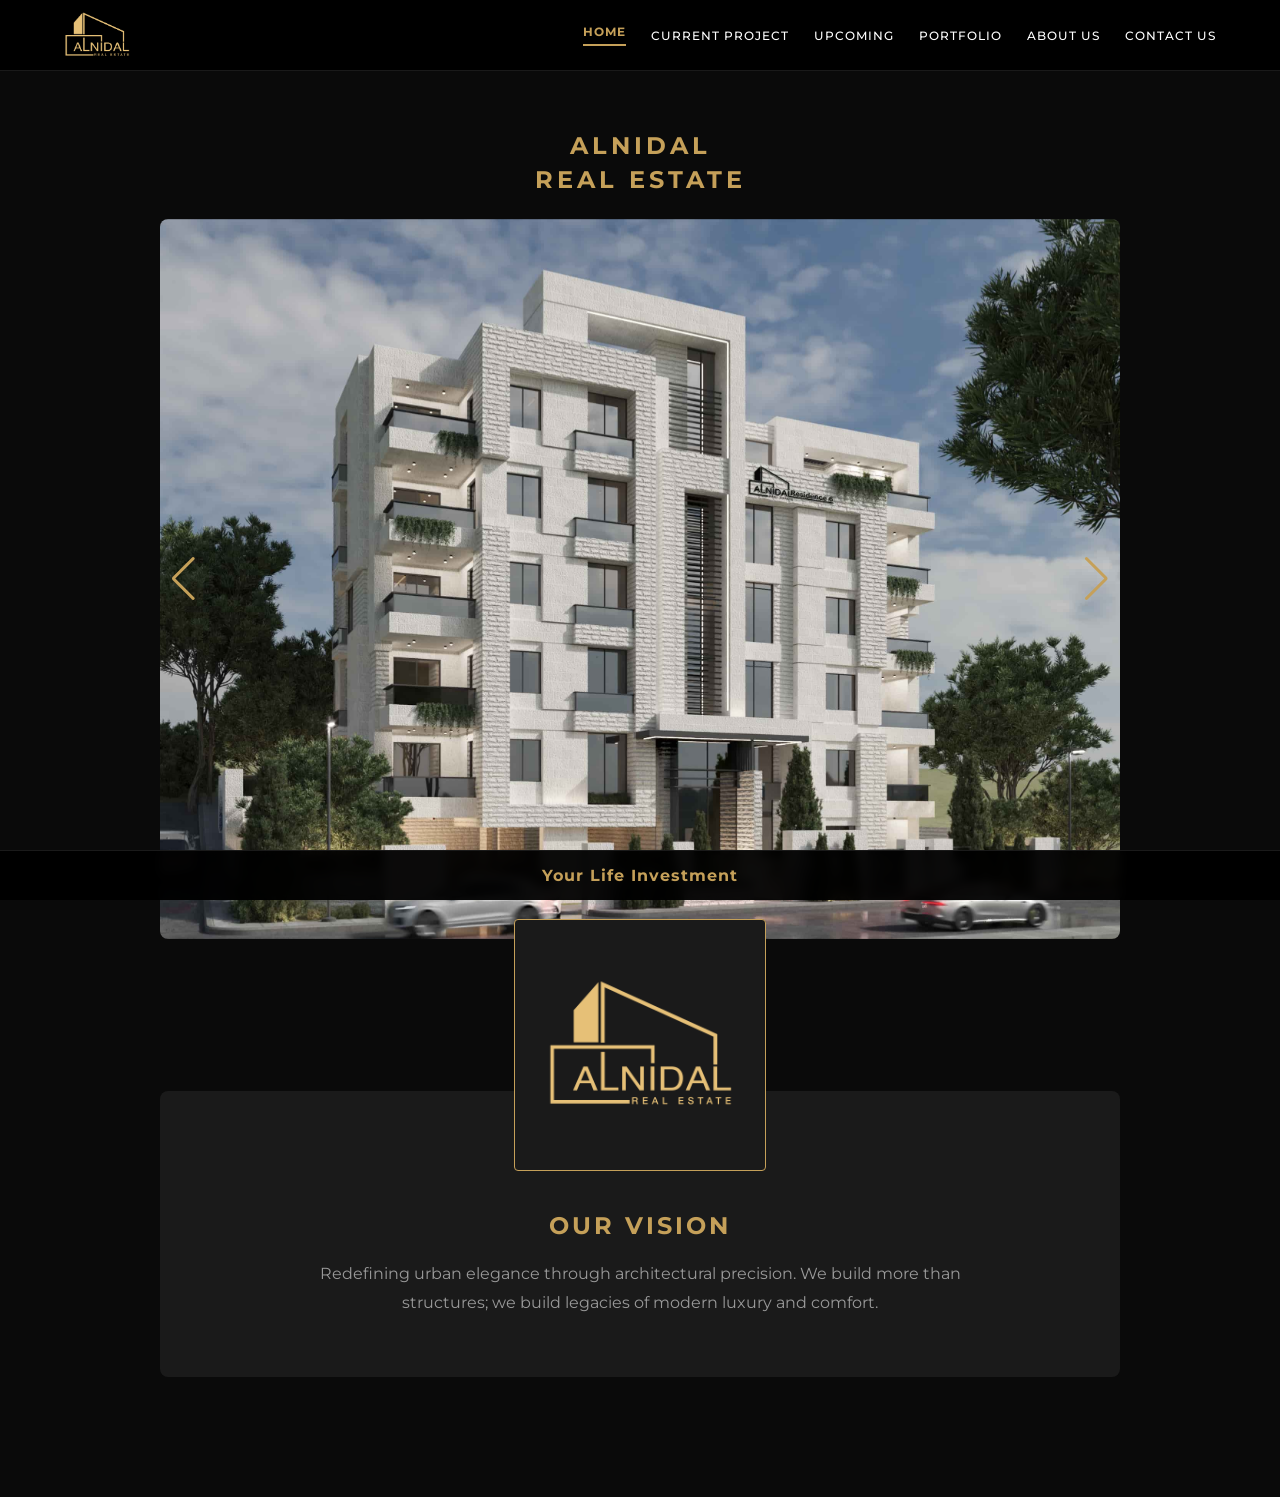
<file: index.html>
<!DOCTYPE html>
<html lang="en">
<head>
    <meta charset="UTF-8">
    <meta name="viewport" content="width=device-width, initial-scale=1.0">
    <title>Alnidal | Real State</title>
    <link rel="stylesheet" href="style.css">
    <link rel="stylesheet" href="https://cdnjs.cloudflare.com/ajax/libs/font-awesome/6.0.0/css/all.min.css">
    <link rel="stylesheet" href="https://cdn.jsdelivr.net/npm/swiper@11/swiper-bundle.min.css" />
</head>
<body>

    <nav>
        <a href="index.html" class="nav-logo">
            <img src="Images/AlNidal Logo.png" alt="Alnidal Logo">
        </a>
        <div class="menu-btn" id="mobile-toggle"><i class="fas fa-bars"></i></div>
        <div class="nav-links" id="nav-menu">
            <a href="index.html" class="active-link" style="text-align: center;">Home</a>
            <a href="current-project.html"style="text-align: center;">Current Project</a>
            <a href="upcoming.html"style="text-align: center;">Upcoming</a>
            <a href="old-projects.html"style="text-align: center;">Portfolio</a>
            <a href="about.html"style="text-align: center;">About Us</a>
            <a href="contact.html"style="text-align: center;">Contact Us</a>
        </div>
    </nav>

    <div class="container">
        <div>
            <h2 class="project-title" style="text-align: center;">AlNidal</h2>
            <h2 class="project-title-2" style="text-align: center;">Real Estate</h2>
        
        </div>
        <div class="swiper mySwiper">
            <div class="swiper-wrapper">
                <div class="swiper-slide"><img src="Images/Home/001.jpg"></div>
                <div class="swiper-slide"><img src="Images/Home/004.jpg"></div>
                <div class="swiper-slide"><img src="Images/Home/003.jpg"></div>
                <div class="swiper-slide"><img src="Images/Home/005.jpg"></div>
              
                
            </div>
            <div class="swiper-button-next" style="color: var(--gold)"></div>
            <div class="swiper-button-prev" style="color: var(--gold)"></div>
        </div>

        

        <section class="vision-section" style="margin-bottom: 120px;">
            <div class="middle-logo-box" style="width: 250px; height: 250px;">
                <img src="Images/AlNidal Logo.png" alt="Alnidal Brand" >            
            </div>
            <div class="vision-content">
                <h2>Our Vision</h2>
                <p>
                    Redefining urban elegance through architectural precision. 
                    We build more than structures; we build legacies of 
                    modern luxury and comfort.
                </p>
            </div>
        </section>
    </div>

    <footer>
        <!-- <div style="color: #444; font-size: 0.7rem; letter-spacing: 1px;">CONTACT US</div> -->
        <div></div>
        <a class="footer-contact">Your Life Investment</a>
        <div>

        </div>
        <!-- <div class="footer-socials">
            <a href="https://www.facebook.com/share/16ubVF2GBz/"><i class="fab fa-facebook"></i></a>
            <a href="#"><i class="fab fa-whatsapp"></i></a>
            <a href="#"><i class="fab fa-instagram"></i></a>
        </div> -->
    </footer>

    <script src="https://cdn.jsdelivr.net/npm/swiper@11/swiper-bundle.min.js"></script>
    <script>
        // Carousel Script
        var swiper = new Swiper(".mySwiper", {
            loop: true,
            autoplay: { delay: 4000 },
            navigation: { nextEl: ".swiper-button-next", prevEl: ".swiper-button-prev" },
        });

        // Mobile Menu Toggle Fix
        const toggleBtn = document.getElementById('mobile-toggle');
        const navMenu = document.getElementById('nav-menu');

        toggleBtn.addEventListener('click', () => {
            navMenu.classList.toggle('active');
            // Changes icon from bars to X when active
            const icon = toggleBtn.querySelector('i');
            icon.classList.toggle('fa-bars');
            icon.classList.toggle('fa-times');
        });
    </script>
</body>
</html>
</file>
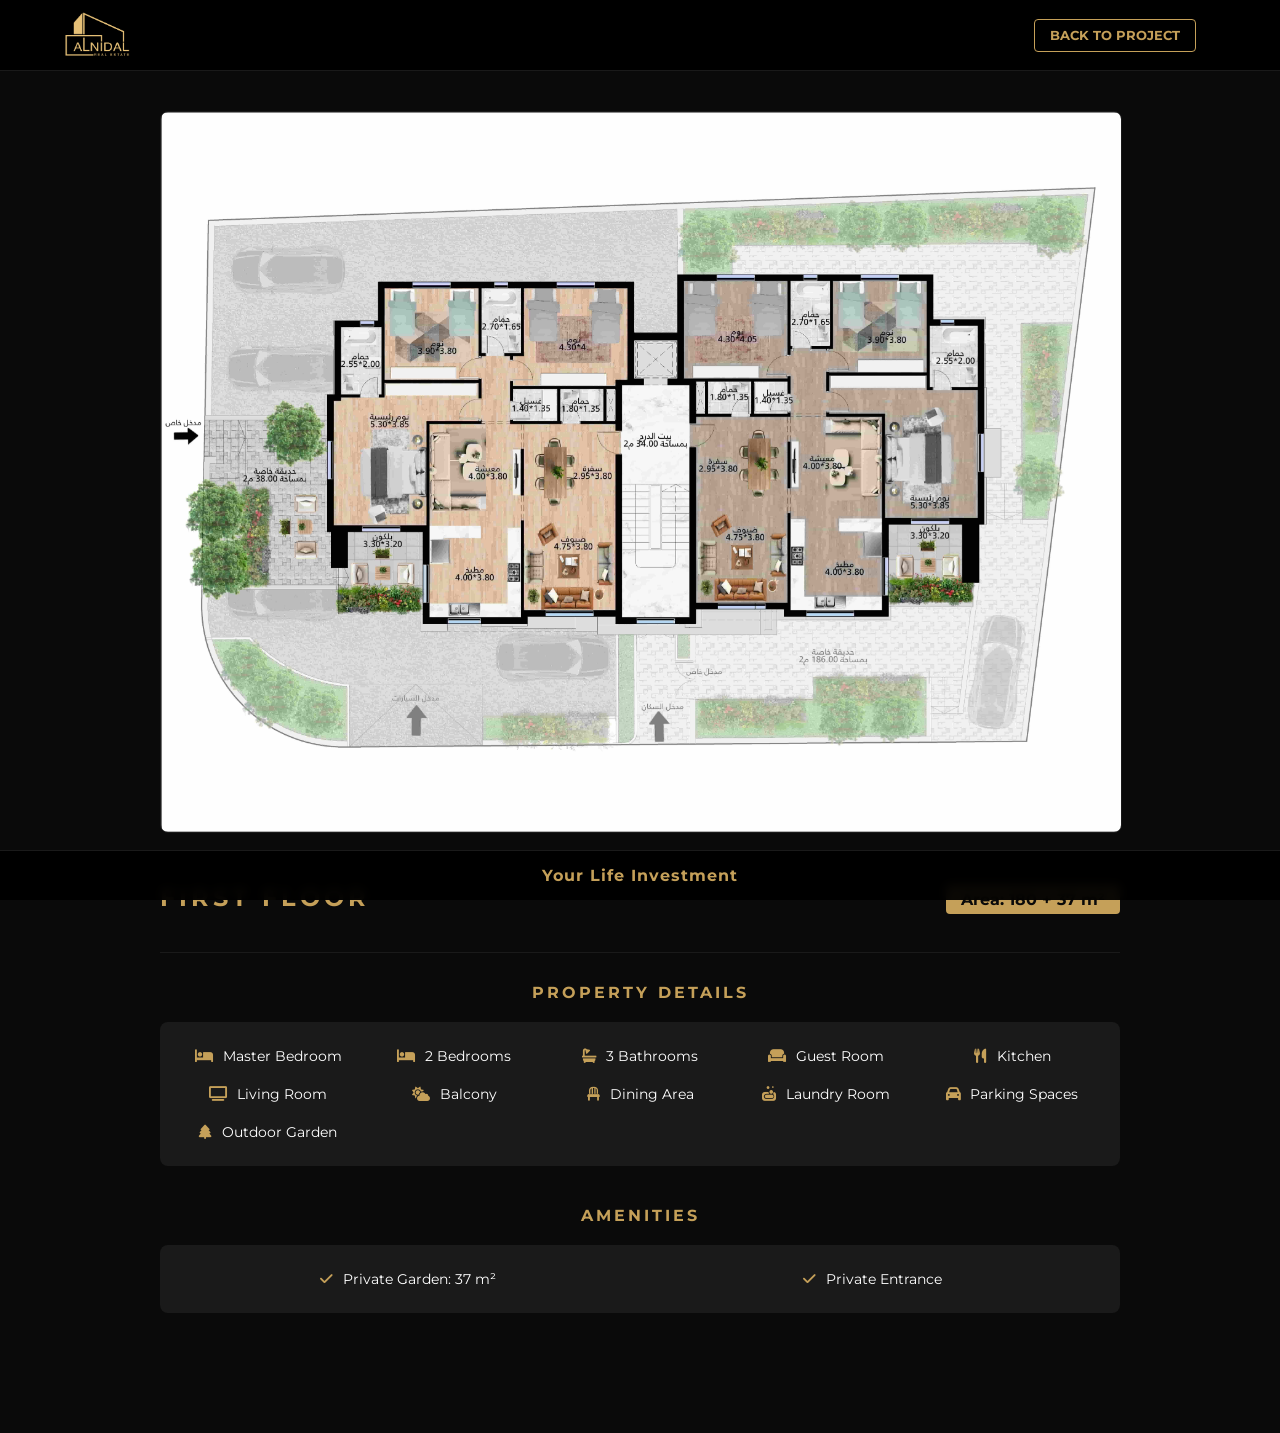
<file: -1floor.html>
<!DOCTYPE html>
<html lang="en">
<head>
    <meta charset="UTF-8">
    <meta name="viewport" content="width=device-width, initial-scale=1.0">
    <title>Ground Floor Details | AlNidal Residence 6</title>
    <link rel="stylesheet" href="style.css">
    <link rel="stylesheet" href="https://cdnjs.cloudflare.com/ajax/libs/font-awesome/6.0.0/css/all.min.css">
</head>
<body>

        <nav>
    <a href="index.html" class="nav-logo">
        <img src="Images/AlNidal Logo.png" alt="Alnidal Logo">
    </a>
    
    <div class="nav-back-container">
        <a href="current-project.html" class="back-link">Back to Project</a>
    </div>

    <!-- <div class="menu-btn" id="mobile-toggle"><i class="fas fa-bars"></i></div>
    
    <div class="nav-links" id="nav-menu">
        <a href="index.html">Home</a>
        <a href="about.html">About Us</a>
    </div> -->
</nav>

    <div class="container">
        <div class="static-image">
            <img src="Images/Res6/gf.jpg" alt="-1 Floor Plan">
        </div>

        <div class="floor-header">
            <h2 class="project-title">First Floor</h2>
            <div class="area-tag">Area: 180 + 37 m²</div>
        </div>

        <div class="details-section">
            <h3 class="gold-label">Property Details</h3>
            <div class="details-grid">
                <div class="detail-item"><i class="fas fa-bed"></i> Master Bedroom</div>
                <div class="detail-item"><i class="fas fa-bed"></i> 2 Bedrooms</div>
                <div class="detail-item"><i class="fas fa-bath"></i> 3 Bathrooms</div>
                <div class="detail-item"><i class="fas fa-couch"></i> Guest Room</div>
                <div class="detail-item"><i class="fas fa-utensils"></i> Kitchen</div> 
                <div class="detail-item"><i class="fas fa-tv"></i> Living Room</div>
                <div class="detail-item"><i class="fas fa-cloud-sun"></i> Balcony</div> 
                <div class="detail-item"><i class="fas fa-chair"></i> Dining Area</div>
                <div class="detail-item"><i class="fas fa-soap"></i> Laundry Room</div>
                <div class="detail-item"><i class="fas fa-car"></i> Parking Spaces</div>
                <div class="detail-item"><i class="fas fa-tree"></i> Outdoor Garden</div>
            </div>
        </div>

        <div class="amenities-section" style="margin-top: 40px; margin-bottom: 120px;">
            <h3 class="gold-label">Amenities</h3>
            <div class="details-grid">
                <div class="detail-item"><i class="fas fa-check"></i> Private Garden: 37 m²</div>
                <div class="detail-item"><i class="fas fa-check"></i> Private Entrance</div>
            </div>
        </div>

        <!-- <div class="amenities-section" style="margin-top: 40px; margin-bottom: 120px;">
            <h3 class="gold-label">Amenities</h3>
            <ul class="amenities-list">
                <li><i class="fas fa-check"></i> Private Garden Access</li>
                <li><i class="fas fa-check"></i> Smart Home Integration</li>
                <li><i class="fas fa-check"></i> Premium Marble Flooring</li>
            </ul>
        </div> -->
    </div>

    <footer>
        <!-- <div style="color: #444; font-size: 0.7rem; letter-spacing: 1px;">CONTACT US</div> -->
        <div></div>
        <a class="footer-contact">Your Life Investment</a>
        <div>

        </div>
        <!-- <div class="footer-socials">
            <a href="https://www.facebook.com/share/16ubVF2GBz/"><i class="fab fa-facebook"></i></a>
            <a href="#"><i class="fab fa-whatsapp"></i></a>
            <a href="#"><i class="fab fa-instagram"></i></a>
        </div> -->
    </footer>

    </body>
</html>
</file>
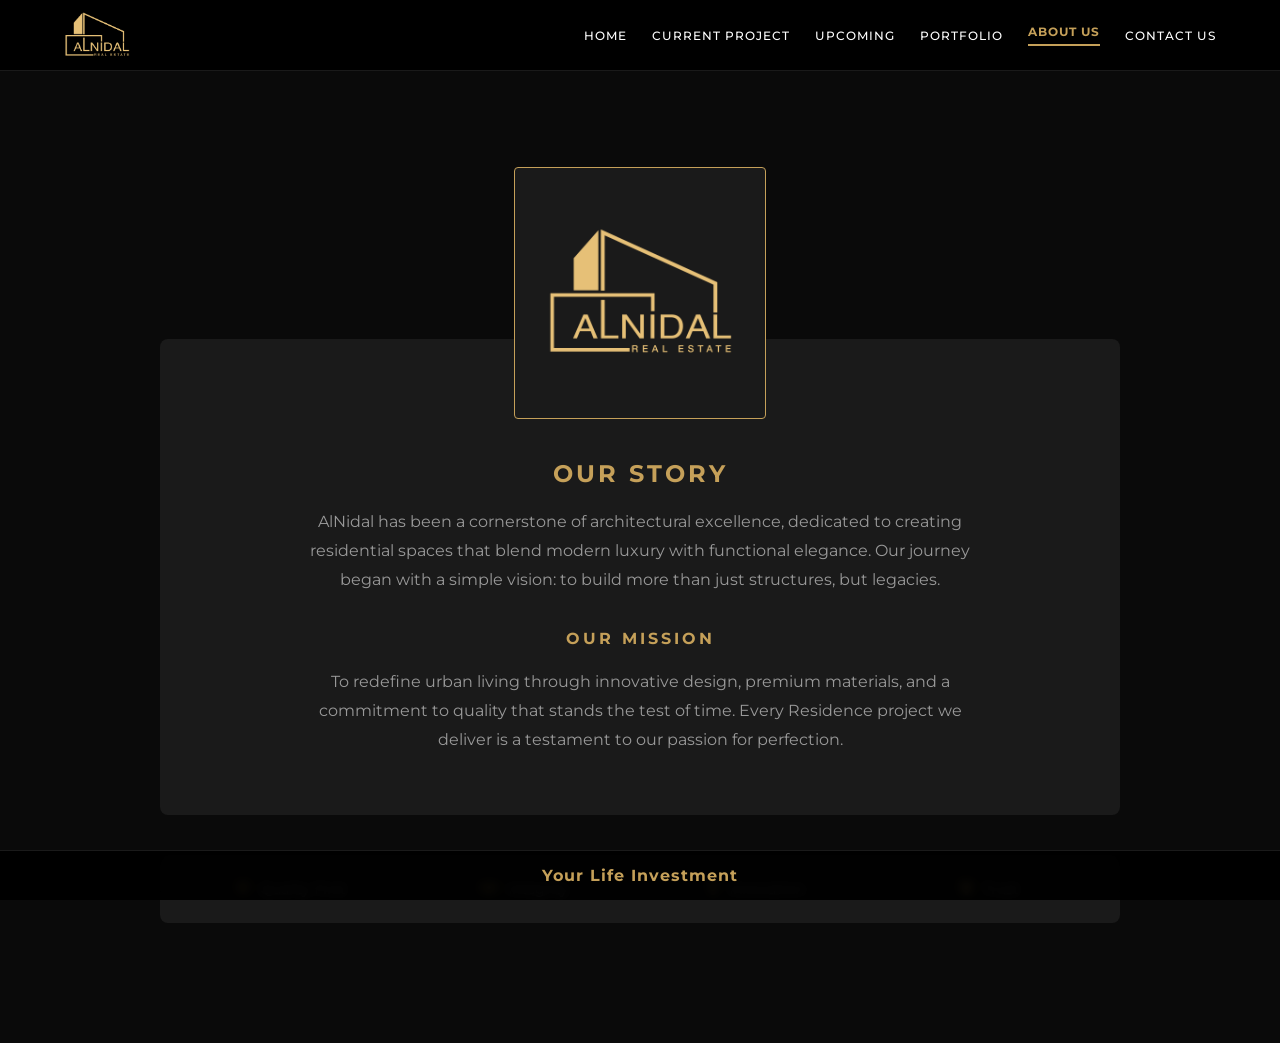
<file: about.html>
<!DOCTYPE html>
<html lang="en">
<head>
    <meta charset="UTF-8">
    <meta name="viewport" content="width=device-width, initial-scale=1.0">
    <title>About Us | AlNidal</title>
    <link rel="stylesheet" href="style.css">
    <link rel="stylesheet" href="https://cdnjs.cloudflare.com/ajax/libs/font-awesome/6.0.0/css/all.min.css">
</head>
<body>

    <nav>
        <a href="index.html" class="nav-logo">
            <img src="Images/AlNidal Logo.png" alt="Alnidal Logo">
        </a>
        <div class="menu-btn" id="mobile-toggle"><i class="fas fa-bars"></i></div>
        <div class="nav-links" id="nav-menu">
            <a href="index.html" style="text-align: center;">Home</a>
            <a href="current-project.html"style="text-align: center;">Current Project</a>
            <a href="upcoming.html"style="text-align: center;">Upcoming</a>
            <a href="old-projects.html"style="text-align: center;">Portfolio</a>
            <a href="about.html" class="active-link" style="text-align: center;">About Us</a>
            <a href="contact.html"style="text-align: center;">Contact Us</a>
        </div>
    </nav>
<p> </p>
<p> </p>
<p> </p>
    <div class="container">
        <section class="vision-section">
            <div class="middle-logo-box" style="width: 250px; height: 250px;">
                <img src="Images/AlNidal Logo.png" alt="Alnidal Center Logo">
            </div>

            <div class="vision-content">
                <h2>Our Story</h2>
                <p>
                    AlNidal has been a cornerstone of architectural excellence, 
                    dedicated to creating residential spaces that blend modern 
                    luxury with functional elegance. Our journey began with a 
                    simple vision: to build more than just structures, but legacies.
                </p>
                
                <br>
                
                <h3 class="gold-label">Our Mission</h3>
                <p>
                    To redefine urban living through innovative design, 
                    premium materials, and a commitment to quality that 
                    stands the test of time. Every Residence project we deliver 
                    is a testament to our passion for perfection.
                </p>
            </div>
        </section>
<div class="details-grid" style="margin-top: 40px; margin-bottom: 120px;">
    <div class="detail-item"><i class="fas fa-gem"></i> Quality First</div>
    <div class="detail-item"><i class="fas fa-handshake"></i> Integrity</div>
    <div class="detail-item"><i class="fas fa-lightbulb"></i> Innovation</div>
    <div class="detail-item"><i class="fas fa-shield-alt"></i> Trust</div>
</div>
    </div>


<footer>
        <!-- <div style="color: #444; font-size: 0.7rem; letter-spacing: 1px;">CONTACT US</div> -->
        <div></div>
        <a class="footer-contact">Your Life Investment</a>
        <div>

        </div>
        <!-- <div class="footer-socials">
            <a href="https://www.facebook.com/share/16ubVF2GBz/"><i class="fab fa-facebook"></i></a>
            <a href="#"><i class="fab fa-whatsapp"></i></a>
            <a href="#"><i class="fab fa-instagram"></i></a>
        </div> -->
    </footer>

    <script>
        const toggleBtn = document.getElementById('mobile-toggle');
        const navMenu = document.getElementById('nav-menu');
        toggleBtn.addEventListener('click', () => {
            navMenu.classList.toggle('active');
        });
    </script>
</body>
</html>
</file>
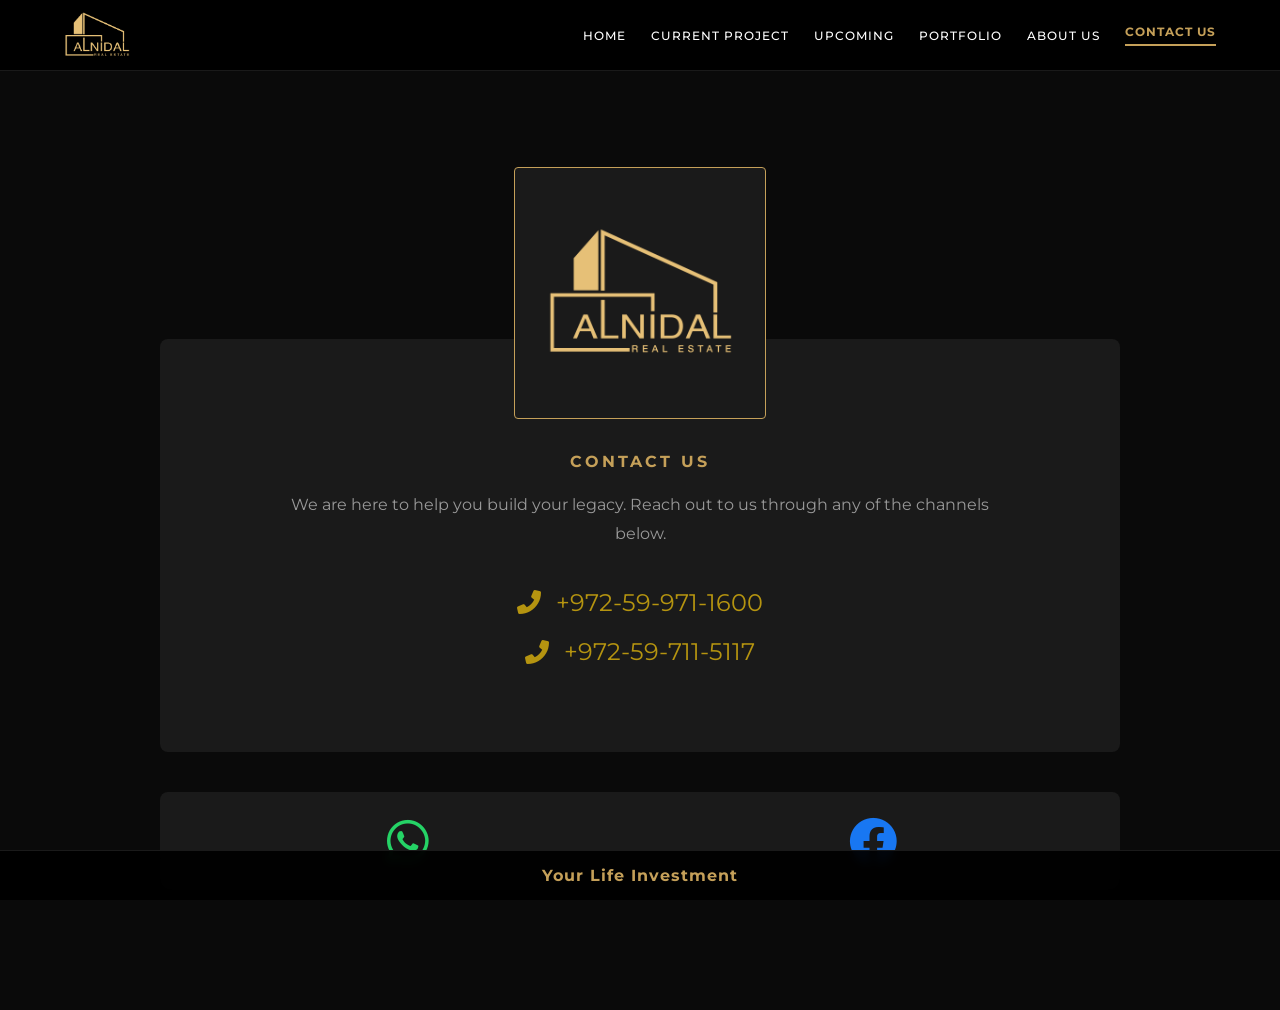
<file: contact.html>
<!DOCTYPE html>
<html lang="en">
<head>
    <meta charset="UTF-8">
    <meta name="viewport" content="width=device-width, initial-scale=1.0">
    <title>Contact Us | AlNidal</title>
    <link rel="stylesheet" href="style.css">
    <link rel="stylesheet" href="https://cdnjs.cloudflare.com/ajax/libs/font-awesome/6.0.0/css/all.min.css">
</head>
<body>

    <!-- شريط التنقل (نفس التصميم مع نقل الكلاس النشط لصفحة اتصل بنا) -->
    <nav>
        <a href="index.html" class="nav-logo">
            <img src="Images/AlNidal Logo.png" alt="Alnidal Logo">
        </a>
        <div class="menu-btn" id="mobile-toggle"><i class="fas fa-bars"></i></div>
        <div class="nav-links" id="nav-menu">
            <a href="index.html" style="text-align: center;">Home</a>
            <a href="current-project.html" style="text-align: center;">Current Project</a>
            <a href="upcoming.html" style="text-align: center;">Upcoming</a>
            <a href="old-projects.html" style="text-align: center;">Portfolio</a>
            <a href="about.html" style="text-align: center;">About Us</a>
            <a href="contact.html" class="active-link" style="text-align: center;">Contact Us</a>
        </div>
    </nav>
<p> </p>
<p> </p>
<p> </p>
    <div class="container">
        <section class="vision-section">
            <!-- الشعار في المنتصف بنفس الحجم -->
            <div class="middle-logo-box" style="width: 250px; height: 250px;">
                <img src="Images/AlNidal Logo.png" alt="Alnidal Center Logo">
            </div>

            <div class="vision-content">
                <h2 class="gold-label">Contact Us</h2>
                <p>
                    We are here to help you build your legacy. Reach out to us through any of the channels below.
                </p>
                
                <br>
                
                <!-- قسم أرقام الهواتف بالتصميم الذهبي -->
                <div class="contact-numbers-box" style="margin-top: 20px;">
                    <!-- الرقم الأول (يتصل مباشرة عند الضغط) -->
                    <div style="margin-bottom: 20px; font-size: 1.5rem;">
                        <a href="tel:+972599711600" style="color: #b59410; text-decoration: none; display: inline-flex; align-items: center; gap: 15px;">
                            <i class="fas fa-phone-alt"></i> <span>+972-59-971-1600</span>
                        </a>
                    </div>
                    
                    <!-- الرقم الثاني (يتصل مباشرة عند الضغط) -->
                    <div style="margin-bottom: 25px; font-size: 1.5rem;">
                        <a href="tel:+972597115117" style="color: #b59410; text-decoration: none; display: inline-flex; align-items: center; gap: 15px;">
                            <i class="fas fa-phone-alt"></i> <span>+972-59-711-5117</span>
                        </a>
                    </div>
                </div>
            </div>
        </section>

        <!-- قسم السوشيال ميديا (الواتس والفيس) بنفس طريقة عرض شبكة القيم (Grid) المنسقة -->
        <div class="details-grid" style="margin-top: 40px; margin-bottom: 120px;">
            <!-- رابط الواتساب يفتح محادثة مباشرة مع الرقم الأول -->
            <a href="https://wa.me/972599711600" target="_blank" class="detail-item-2" style="text-decoration: none; color: inherit; cursor: pointer;">
                <i class="fab fa-whatsapp" style="color: #25D366;"></i>
            </a>
            
            <!-- رابط الفيسبوك الخاص بكم -->
            <a href="https://www.facebook.com/share/16ubVF2GBz/" target="_blank" class="detail-item-2" style="text-decoration: none; color: inherit; cursor: pointer;">
                <i class="fab fa-facebook" style="color: #1877F2;"></i>
            </a>
        </div>
    </div>

    <!-- الفوتر الثابت للموقع -->
    <footer>
        <!-- <div style="color: #444; font-size: 0.7rem; letter-spacing: 1px;">CONTACT US</div> -->
        <div></div>
        <a class="footer-contact">Your Life Investment</a>
        <div>

        </div>
        <!-- <div class="footer-socials">
            <a href="https://www.facebook.com/share/16ubVF2GBz/"><i class="fab fa-facebook"></i></a>
            <a href="#"><i class="fab fa-whatsapp"></i></a>
            <a href="#"><i class="fab fa-instagram"></i></a>
        </div> -->
    </footer>

    <script>
        const toggleBtn = document.getElementById('mobile-toggle');
        const navMenu = document.getElementById('nav-menu');
        toggleBtn.addEventListener('click', () => {
            navMenu.classList.toggle('active');
        });
    </script>
</body>
</html>
</file>
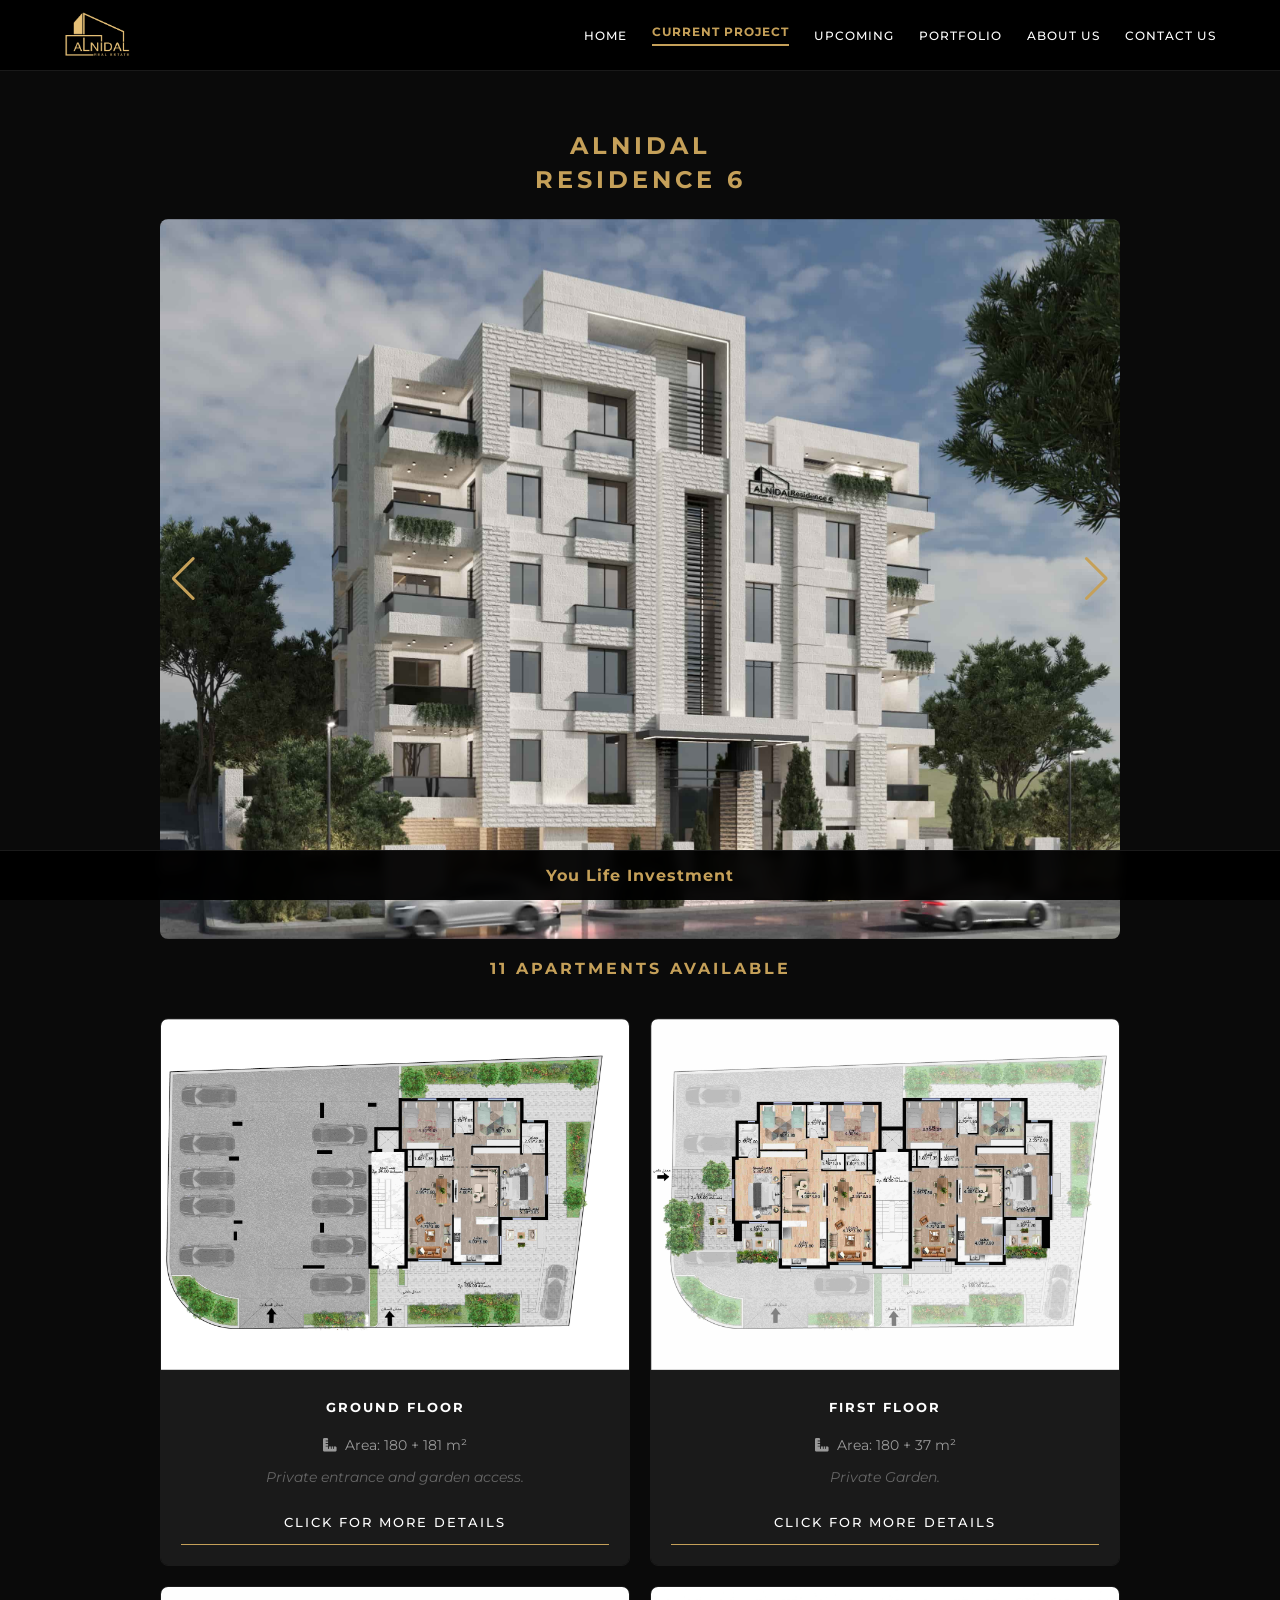
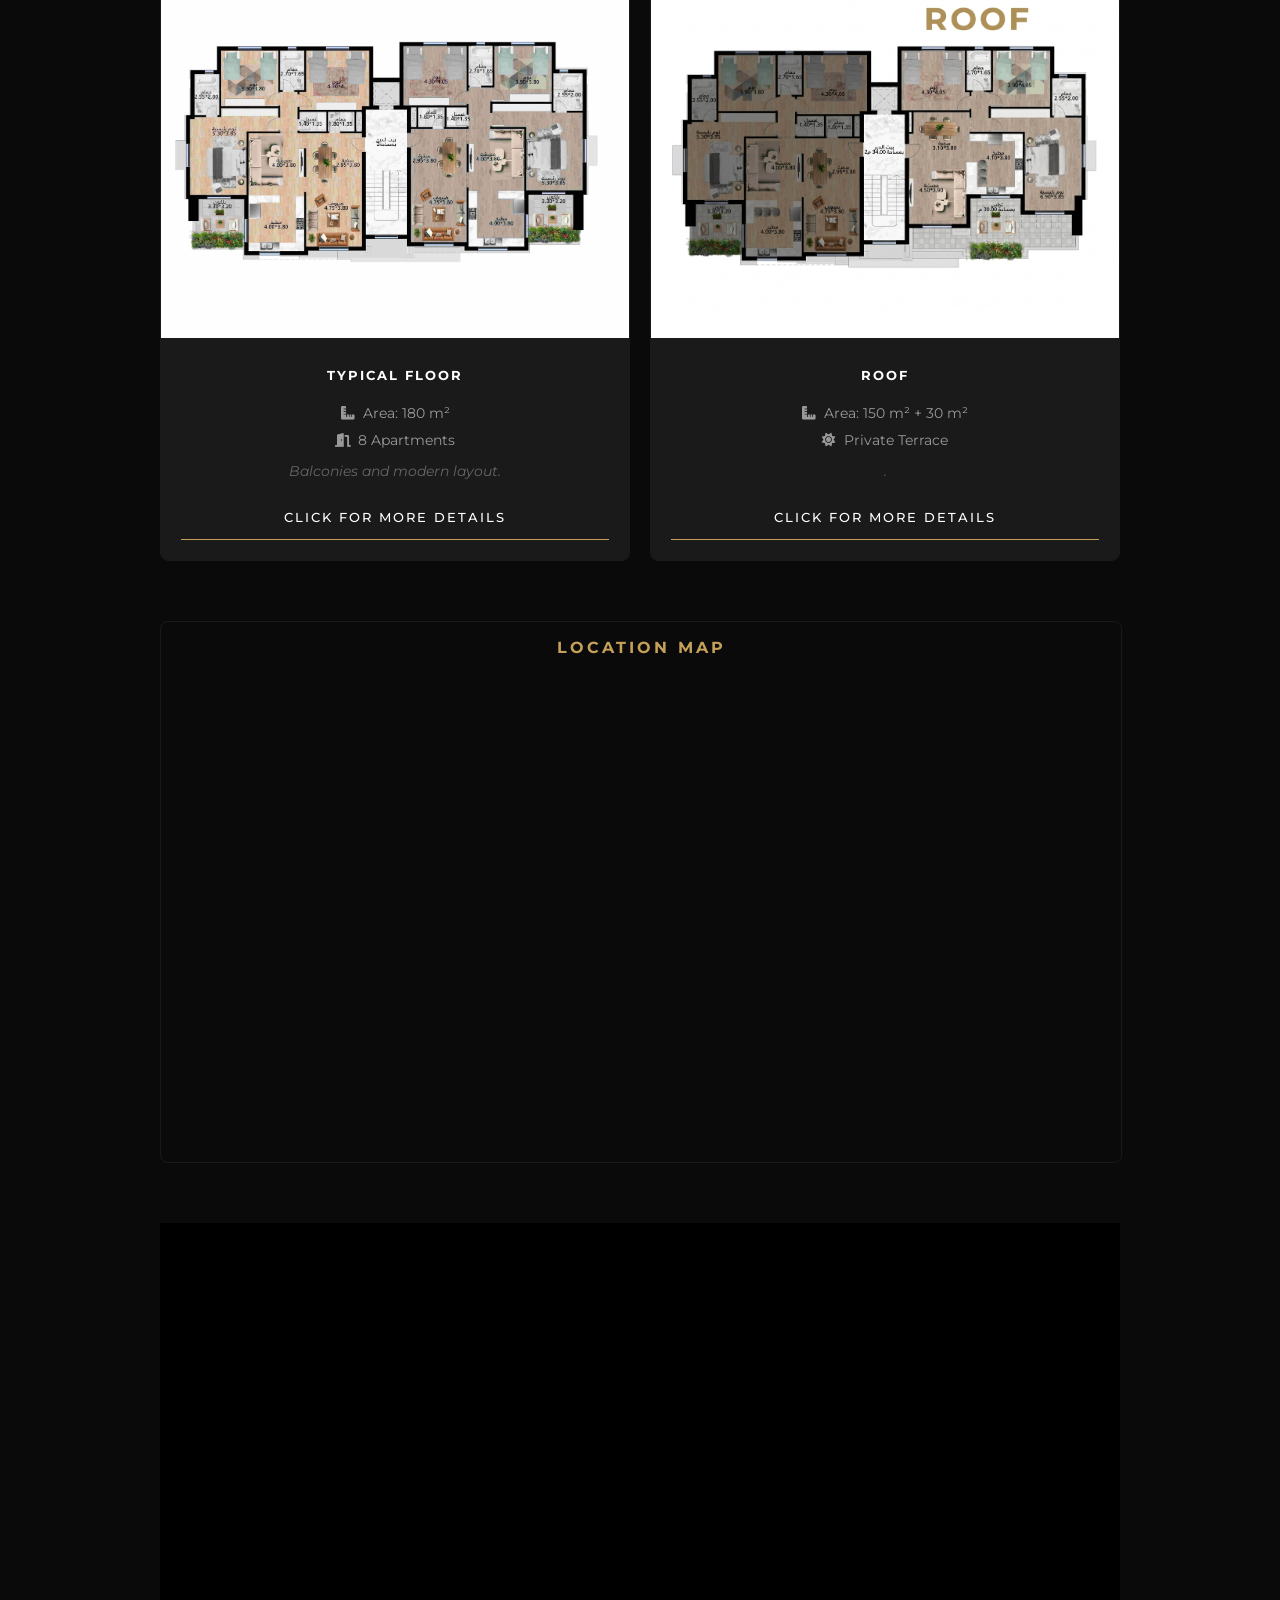
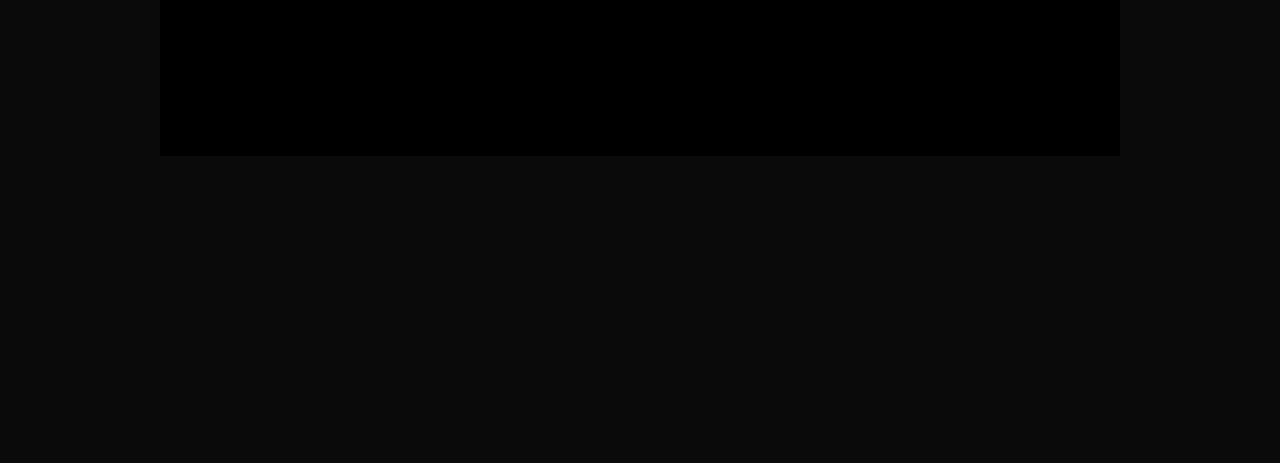
<file: current-project.html>
<!DOCTYPE html>
<html lang="en">

<head>
    <meta charset="UTF-8">
    <meta name="viewport" content="width=device-width, initial-scale=1.0">
    <title>Current Project | AlNidal Residence 6</title>
    <link rel="stylesheet" href="style.css">
    <link rel="stylesheet" href="https://cdnjs.cloudflare.com/ajax/libs/font-awesome/6.0.0/css/all.min.css">
    <link rel="stylesheet" href="https://cdn.jsdelivr.net/npm/swiper@11/swiper-bundle.min.css" />
</head>

<body>

    <nav>
        <a href="index.html" class="nav-logo">
            <img src="Images/AlNidal Logo.png" alt="Alnidal Logo">
        </a>
        <div class="menu-btn" id="mobile-toggle"><i class="fas fa-bars"></i></div>
        <div class="nav-links" id="nav-menu">
            <a href="index.html" style="text-align: center;">Home</a>
            <a href="current-project.html" class="active-link" style="text-align: center;">Current Project</a>
            <a href="upcoming.html" style="text-align: center;">Upcoming</a>
            <a href="old-projects.html" style="text-align: center;">Portfolio</a>
            <a href="about.html" style="text-align: center;">About Us</a>
            <a href="contact.html" style="text-align: center;">Contact Us</a>
        </div>
    </nav>

    <div class="container">
        <h2 class="project-title" style="text-align: center;">AlNidal</h2>
        <h2 class="project-title-2" style="text-align: center;">Residence 6</h2>

        <!-- <div class="swiper mySwiper">
            <div class="swiper-wrapper">
                
                <div class="swiper-slide"><img src="Images/Res6/001.jpg"></div>
                <div class="swiper-slide"><img src="Images/Res6/002.jpg"></div>
                <div class="swiper-slide"><img src="Images/Res6/003.jpg"></div>
                <div class="swiper-slide">
                    <iframe width="560" height="315" src="https://www.youtube.com/embed/y6oMutwJQCw?si=qqF2t9fSD-jGscS-" title="YouTube video player" frameborder="0" allow="accelerometer; autoplay; clipboard-write; encrypted-media; gyroscope; picture-in-picture; web-share" referrerpolicy="strict-origin-when-cross-origin" allowfullscreen></iframe>
                    <iframe src="https://www.facebook.com/plugins/video.php?height=476&href=https%3A%2F%2Fwww.facebook.com%2Freel%2F1473180434297392%2F&show_text=false&width=267&t=0" width="267" height="476" style="border:none;overflow:hidden" scrolling="no" frameborder="0" allowfullscreen="true" allow="autoplay; clipboard-write; encrypted-media; picture-in-picture; web-share" allowFullScreen="true"></iframe>
                <iframe src="https://www.facebook.com/plugins/video.php?height=314&href=https%3A%2F%2Fwww.facebook.com%2Freel%2F1415388190284913%2F&show_text=false&width=560&t=0" width="100%" height="100%" style="border:none;overflow:hidden" scrolling="no" frameborder="0" allowfullscreen="true" allow="autoplay; clipboard-write; encrypted-media; picture-in-picture; web-share" allowFullScreen="true"></iframe>
            </div>

            </div>
            <div class="swiper-button-next" style="color: var(--gold)"></div>
            <div class="swiper-button-prev" style="color: var(--gold)"></div>
        </div> -->
        <div class="swiper mySwiper">
            <div class="swiper-wrapper">

                <div class="swiper-slide"><img src="Images/Res6/001.jpg"></div>
                <div class="swiper-slide"><img src="Images/Res6/002.jpg"></div>
                <div class="swiper-slide"><img src="Images/Res6/003.jpg"></div>
                <div class="swiper-slide"><img src="Images/Res6/res6-6.jpg"></div>

                <div class="swiper-slide video-slide">
                    <iframe src="https://player.vimeo.com/video/1201783010?badge=0&amp;autopause=0&amp;player_id=0&amp;app_id=58479" style="border:none;overflow:hidden" scrolling="no" frameborder="0" allowfullscreen="true" allow="autoplay; clipboard-write; encrypted-media; picture-in-picture; web-share" allowFullScreen="true"></iframe>
                     <!-- <div style="padding:56.25% 0 0 0;position:relative;"><iframe src="https://player.vimeo.com/video/1201783010?badge=0&amp;autopause=0&amp;player_id=0&amp;app_id=58479" frameborder="0" allow="autoplay; fullscreen; picture-in-picture; clipboard-write; encrypted-media; web-share" referrerpolicy="strict-origin-when-cross-origin" style="position:absolute;top:0;left:0;width:100%;height:100%;" title="1000137586"></iframe></div><script src="https://player.vimeo.com/api/player.js"></script> -->
                    <!-- <iframe src="https://youtube.com/shorts/zxMdXwGDYuo?si=Yw73nqgGm2nmMerx" title="YouTube video player" frameborder="0" allow="accelerometer; autoplay; clipboard-write; encrypted-media; gyroscope; picture-in-picture; web-share" referrerpolicy="strict-origin-when-cross-origin" allowfullscreen></iframe> -->
                      <!-- <iframe width="560" height="315" src="https://www.youtube.com/embed/zxMdXwGDYuo?si=UANFX-bZf_38wFNR" title="YouTube video player" frameborder="0" allow="accelerometer; autoplay; clipboard-write; encrypted-media; gyroscope; picture-in-picture; web-share" referrerpolicy="strict-origin-when-cross-origin" allowfullscreen></iframe> -->
                    <!-- <iframe src="https://player.vimeo.com/video/1201783167?badge=0&amp;autopause=0&amp;player_id=0&amp;app_id=58479&amp;autoplay=1&amp;loop=1" frameborder="0" allow="autoplay; fullscreen; picture-in-picture; clipboard-write; encrypted-media; web-share" referrerpolicy="strict-origin-when-cross-origin" style="position:absolute;top:0;left:0;width:100%;height:100%;" title="1000137584"></iframe> -->

                </div>

            </div>
            <div class="swiper-button-next" style="color: var(--gold)"></div>
            <div class="swiper-button-prev" style="color: var(--gold)"></div>
        </div>




        <h3 class="gold-label">11 Apartments available</h3>

        <div class="plans-grid">
            <a href="ground-floor.html" class="plan-card">
                <img src="Images/Res6/-1.jpg" alt="Ground Plan">
                <div class="card-content">
                    <span class="floor-name">Ground Floor</span>
                    <div class="floor-details">
                        <p><i class="fas fa-ruler-combined"></i> Area: 180 + 181 m²</p>
                        <p class="short-desc">Private entrance and garden access.</p>
                        <span class="click-more">Click for more details</span>
                    </div>
                </div>
            </a>

            <a href="-1floor.html" class="plan-card">
                <img src="Images/Res6/gf.jpg" alt="-1 Plan">
                <div class="card-content">
                    <span class="floor-name">First Floor</span>
                    <div class="floor-details">
                        <p><i class="fas fa-ruler-combined"></i> Area: 180 + 37 m²</p>
                        <p class="short-desc">Private Garden.</p>
                        <span class="click-more">Click for more details</span>
                    </div>
                </div>
            </a>

            <a href="typical-floor.html" class="plan-card">
                <img src="Images/Res6/tf.jpg" alt="Typical Plan">
                <div class="card-content">
                    <span class="floor-name">Typical Floor</span>
                    <div class="floor-details">
                        <p><i class="fas fa-ruler-combined"></i> Area: 180 m²</p>
                        <p><i class="fas fa-door-open"></i> 8 Apartments</p>
                        <p class="short-desc">Balconies and modern layout.</p>
                        <span class="click-more">Click for more details</span>
                    </div>
                </div>
            </a>

            <a href="roof.html" class="plan-card">
                <img src="Images/Res6/roof2.png" alt="Roof Plan">
                <div class="card-content">
                    <span class="floor-name">Roof</span>
                    <div class="floor-details">
                        <p><i class="fas fa-ruler-combined"></i> Area: 150 m² + 30 m²</p>
                        <p><i class="fas fa-sun"></i> Private Terrace</p>
                        <p class="short-desc">.</p>
                        <span class="click-more">Click for more details</span>
                    </div>
                </div>
            </a>
        </div>

        <div class="media-section map-container">
            <h3 class="gold-label">Location Map</h3>
            <iframe
                src="https://www.google.com/maps/embed?pb=!1m17!1m12!1m3!1d3386.557818068147!2d35.17641447562762!3d31.9186095740342!2m3!1f0!2f0!3f0!3m2!1i1024!2i768!4f13.1!3m2!1m1!2zMzHCsDU1JzA3LjAiTiAzNcKwMTAnNDQuNCJF!5e0!3m2!1sen!2s!4v1773138903864!5m2!1sen!2s"
                allowfullscreen="" loading="lazy"></iframe>

            <!-- <iframe src="https://www.google.com/maps/embed?pb=!1m17!1m12!1m3!1d3386.557595201301!2d35.17642507444435!3d31.91861562736056!2m3!1f0!2f0!3f0!3m2!1i1024!2i768!4f13.1!3m2!1m1!2zMzHCsDU1JzA3LjAiTiAzNcKwMTAnNDQuNCJF!5e0!3m2!1sen!2s!4v1773139076781!5m2!1sen!2s" width="600" height="450" style="border:0;" allowfullscreen="" loading="lazy" referrerpolicy="no-referrer-when-downgrade"> -->

            <!-- </iframe> -->
        </div>

        <!-- 
        <div class="media-section video-container">




            <div class="video-wrapper">
                <iframe width="560" height="315" src="https://www.youtube.com/embed/y6oMutwJQCw?si=qqF2t9fSD-jGscS-" title="YouTube video player" frameborder="0" allow="accelerometer; autoplay; clipboard-write; encrypted-media; gyroscope; picture-in-picture; web-share" referrerpolicy="strict-origin-when-cross-origin" allowfullscreen></iframe>
                <iframe src="https://www.facebook.com/plugins/video.php?height=476&href=https%3A%2F%2Fwww.facebook.com%2Freel%2F1473180434297392%2F&show_text=false&width=267&t=0" width="267" height="476" style="border:none;overflow:hidden" scrolling="no" frameborder="0" allowfullscreen="true" allow="autoplay; clipboard-write; encrypted-media; picture-in-picture; web-share" allowFullScreen="true"></iframe>
                <iframe
                    src="https://www.facebook.com/plugins/video.php?height=314&href=https%3A%2F%2Fwww.facebook.com%2Freel%2F1415388190284913%2F&show_text=false&width=560&t=0"
                    width="560" height="314" style="border:none;overflow:hidden" scrolling="no" frameborder="0"
                    allowfullscreen="true"
                    allow="autoplay; clipboard-write; encrypted-media; picture-in-picture; web-share"
                    allowFullScreen="true"></iframe>
            </div>
        </div> -->
        <!-- <div class="media-section video-container-2">
            <div class="video-wrapper-2">
                <iframe
                    src="https://www.facebook.com/plugins/video.php?height=476&href=https%3A%2F%2Fwww.facebook.com%2Freel%2F1473180434297392%2F&show_text=false&width=267&t=0"
                    width="267" height="476" style="border:none;overflow:hidden" scrolling="no" frameborder="0"
                    allowfullscreen="true"
                    allow="autoplay; clipboard-write; encrypted-media; picture-in-picture; web-share"
                    allowFullScreen="true"></iframe>
                 <iframe src="https://www.facebook.com/plugins/video.php?height=314&href=https%3A%2F%2Fwww.facebook.com%2Freel%2F1415388190284913%2F&show_text=false&width=560&t=0" width="560" height="314" style="border:none;overflow:hidden" scrolling="no" frameborder="0" allowfullscreen="true" allow="autoplay; clipboard-write; encrypted-media; picture-in-picture; web-share" allowFullScreen="true"></iframe> -->
        <!-- </div>
        </div>
    </div>  -->

        <div class="swiper-2 mySwiper-2" style="padding-bottom: 100px; ">
            <div class="swiper-wrapper-2">

                <div class="swiper-slide-2 video-slide-2">
                    <iframe src="https://player.vimeo.com/video/1202022805?badge=0&amp;autopause=0&amp;player_id=0&amp;app_id=58479&amp;autoplay=1&amp;loop=1" style="border:none;overflow:hidden" scrolling="no" frameborder="0" allowfullscreen="true" allow="autoplay; clipboard-write; encrypted-media; picture-in-picture; web-share" allowFullScreen="true"></iframe>
                    <!-- <iframe src="https://player.vimeo.com/video/1201783167?badge=0&amp;autopause=0&amp;player_id=0&amp;app_id=58479&amp;autoplay=1&amp;loop=1" frameborder="0" allow="autoplay; fullscreen; picture-in-picture; clipboard-write; encrypted-media; web-share" referrerpolicy="strict-origin-when-cross-origin" style="position:absolute;top:0;left:0;width:100%;height:100%;" title="1000137584"></iframe> -->
                </div>
            </div>
        </div>

        <footer>
            <!-- <div style="color: #444; font-size: 0.7rem; letter-spacing: 1px;">CONTACT US</div> -->
            <div></div>
            <a class="footer-contact">You Life Investment</a>
            <div>

            </div>
            <!-- <div class="footer-socials">
            <a href="https://www.facebook.com/share/16ubVF2GBz/"><i class="fab fa-facebook"></i></a>
            <a href="#"><i class="fab fa-whatsapp"></i></a>
            <a href="#"><i class="fab fa-instagram"></i></a>
        </div> -->
        </footer>

        <script src="https://cdn.jsdelivr.net/npm/swiper@11/swiper-bundle.min.js"></script>
        <script>
            var swiper = new Swiper(".mySwiper", {
                loop: true,
                navigation: { nextEl: ".swiper-button-next", prevEl: ".swiper-button-prev" },
            });

            const toggleBtn = document.getElementById('mobile-toggle');
            const navMenu = document.getElementById('nav-menu');
            toggleBtn.addEventListener('click', () => { navMenu.classList.toggle('active'); });
        </script>
</body>

</html>
</file>
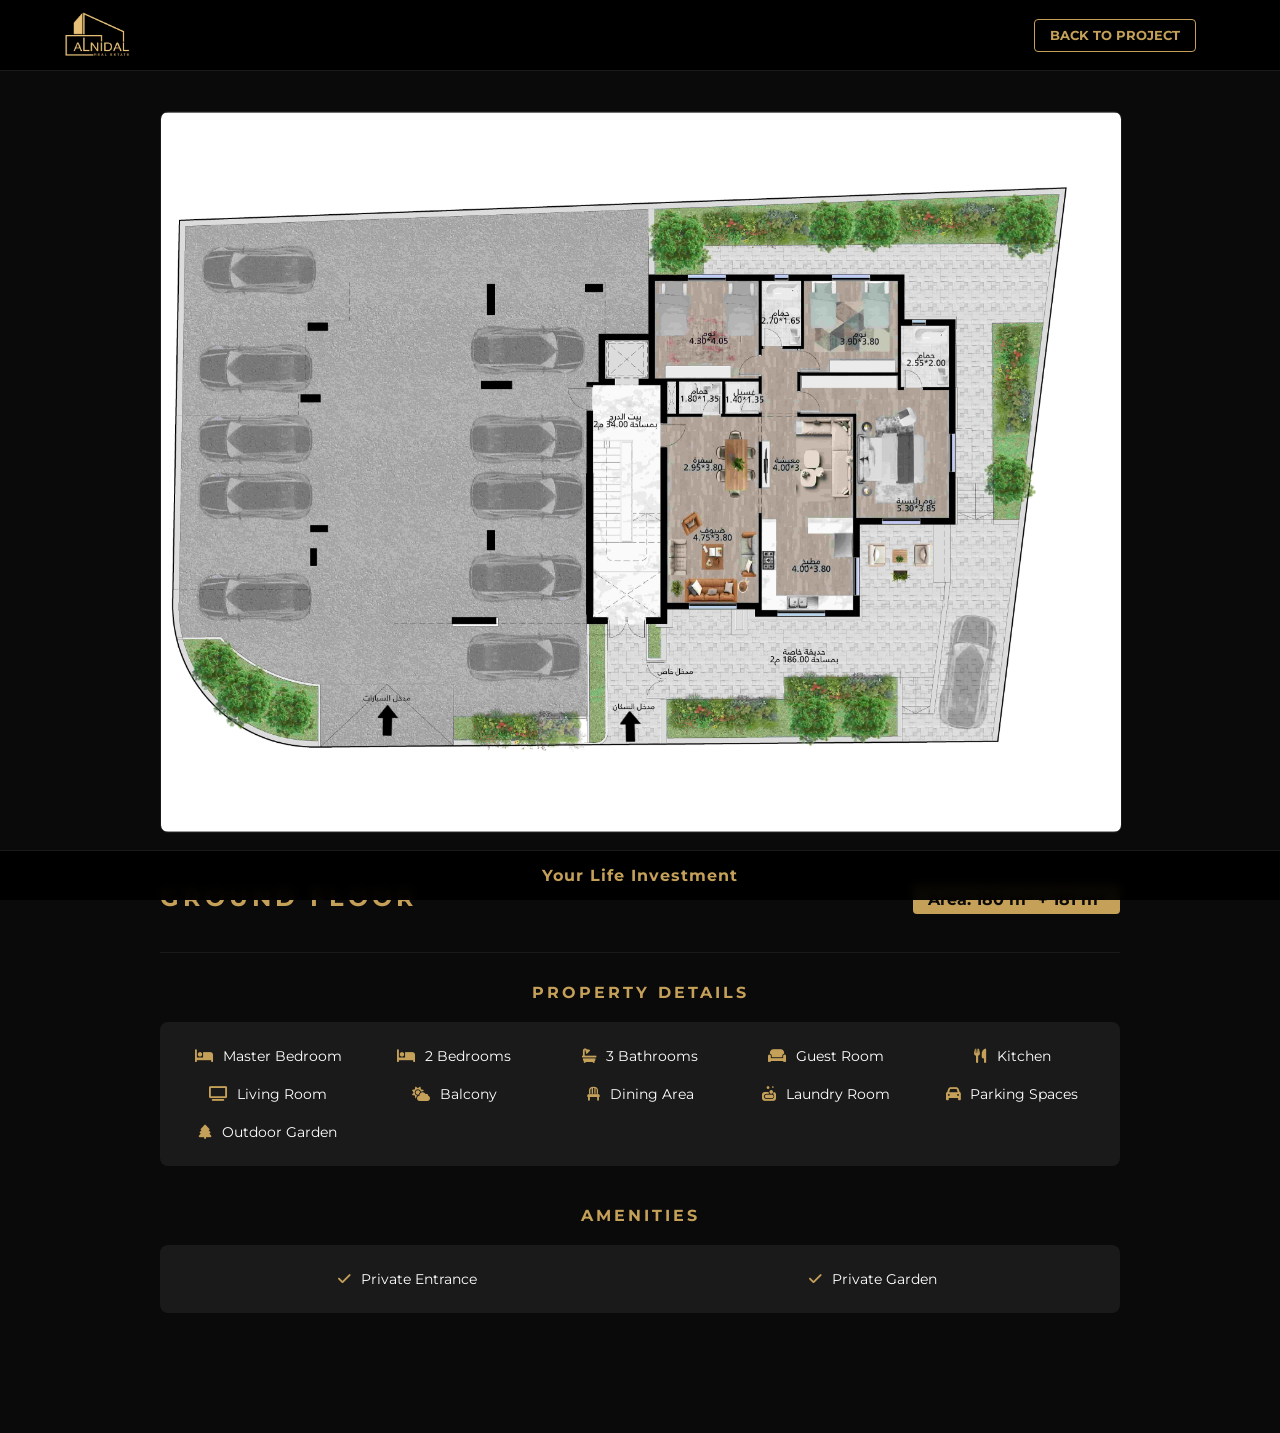
<file: ground-floor.html>
<!DOCTYPE html>
<html lang="en">
<head>
    <meta charset="UTF-8">
    <meta name="viewport" content="width=device-width, initial-scale=1.0">
    <title>Ground Floor Details | AlNidal Residence 6</title>
    <link rel="stylesheet" href="style.css">
    <link rel="stylesheet" href="https://cdnjs.cloudflare.com/ajax/libs/font-awesome/6.0.0/css/all.min.css">
</head>
<body>

        <nav>
    <a href="index.html" class="nav-logo">
        <img src="Images/AlNidal Logo.png" alt="Alnidal Logo">
    </a>
    
    <div class="nav-back-container">
        <a href="current-project.html" class="back-link">Back to Project</a>
    </div>

    <!-- <div class="menu-btn" id="mobile-toggle"><i class="fas fa-bars"></i></div>
    
    <div class="nav-links" id="nav-menu">
        <a href="index.html">Home</a>
        <a href="about.html">About Us</a>
    </div> -->
</nav>

    <div class="container">
        <div class="static-image">
            <img src="Images/Res6/-1.jpg" alt="Ground Floor Plan">
        </div>

        <div class="floor-header">
            <h2 class="project-title">Ground Floor</h2>
            <div class="area-tag">Area: 180 m² + 181 m²</div>
        </div>

        <div class="details-section">
            <h3 class="gold-label">Property Details</h3>
            <div class="details-grid">
                <div class="detail-item"><i class="fas fa-bed"></i> Master Bedroom</div>
                <div class="detail-item"><i class="fas fa-bed"></i> 2 Bedrooms</div>
                <div class="detail-item"><i class="fas fa-bath"></i> 3 Bathrooms</div>
                <div class="detail-item"><i class="fas fa-couch"></i> Guest Room</div>
                <div class="detail-item"><i class="fas fa-utensils"></i> Kitchen</div> 
                <div class="detail-item"><i class="fas fa-tv"></i> Living Room</div>
                <div class="detail-item"><i class="fas fa-cloud-sun"></i> Balcony</div> 
                <div class="detail-item"><i class="fas fa-chair"></i> Dining Area</div>
                <div class="detail-item"><i class="fas fa-soap"></i> Laundry Room</div>
                <div class="detail-item"><i class="fas fa-car"></i> Parking Spaces</div>
                <div class="detail-item"><i class="fas fa-tree"></i> Outdoor Garden</div>
            </div>
        </div>

        <div class="amenities-section" style="margin-top: 40px; margin-bottom: 120px;">
            <h3 class="gold-label">Amenities</h3>
            <div class="details-grid">
                <div class="detail-item"><i class="fas fa-check"></i> Private Entrance</div>
                <div class="detail-item"><i class="fas fa-check"></i> Private Garden</div>

            </div>
        </div>
    </div>

    <footer>
        <!-- <div style="color: #444; font-size: 0.7rem; letter-spacing: 1px;">CONTACT US</div> -->
        <div></div>
        <a class="footer-contact">Your Life Investment</a>
        <div>

        </div>
        <!-- <div class="footer-socials">
            <a href="https://www.facebook.com/share/16ubVF2GBz/"><i class="fab fa-facebook"></i></a>
            <a href="#"><i class="fab fa-whatsapp"></i></a>
            <a href="#"><i class="fab fa-instagram"></i></a>
        </div> -->
    </footer>

    </body>
</html>
</file>
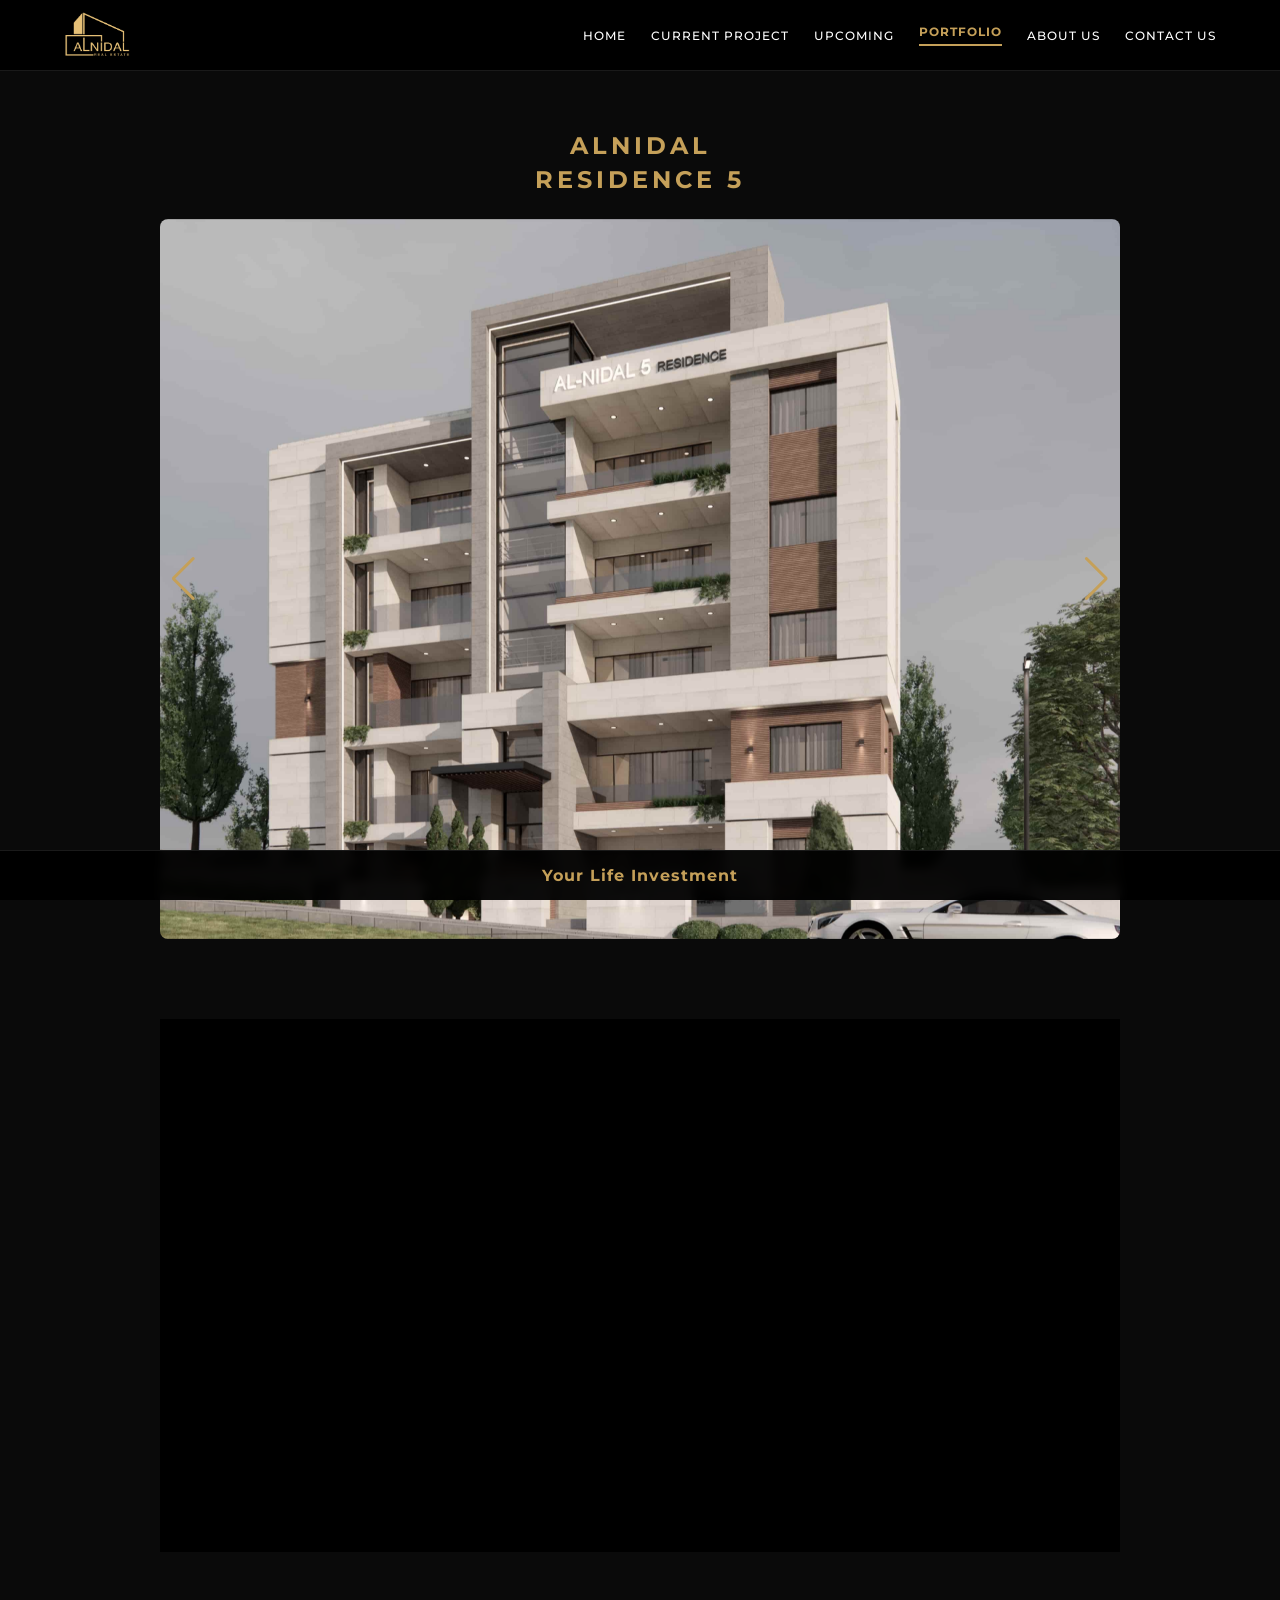
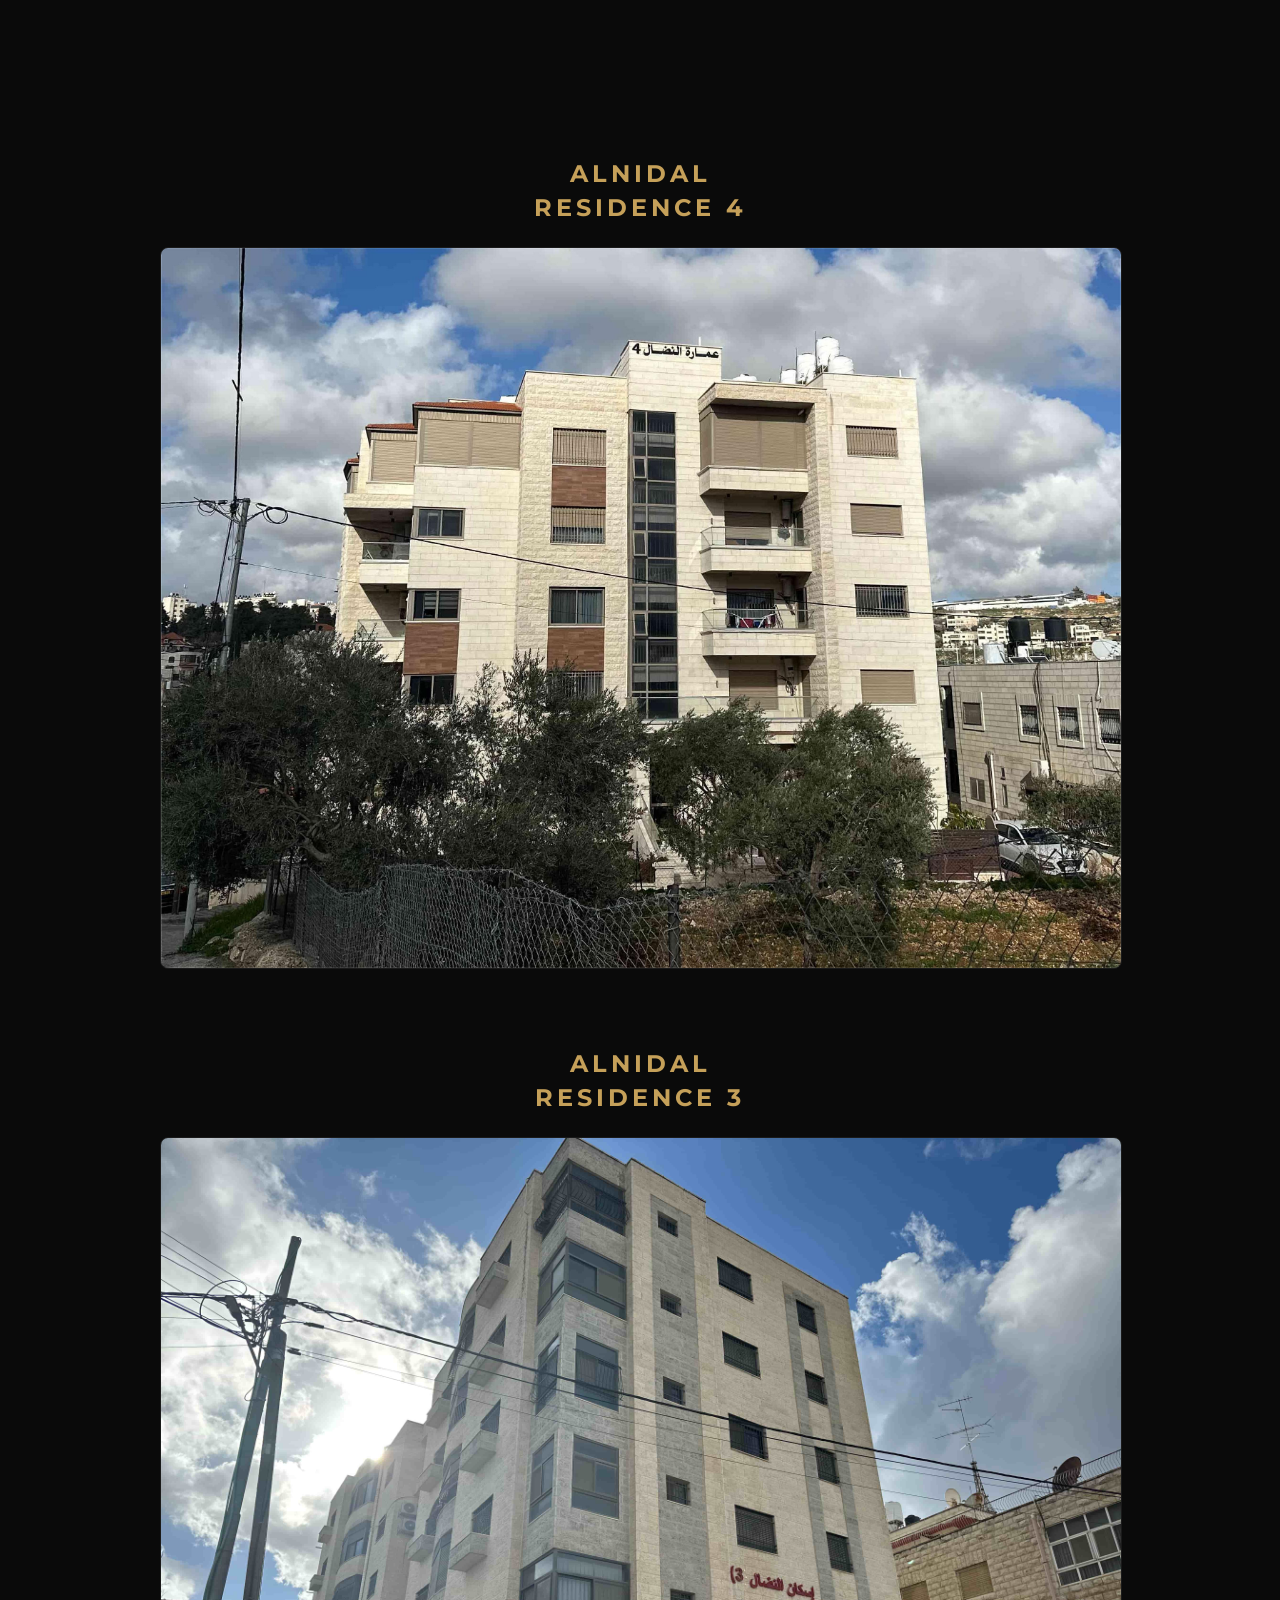
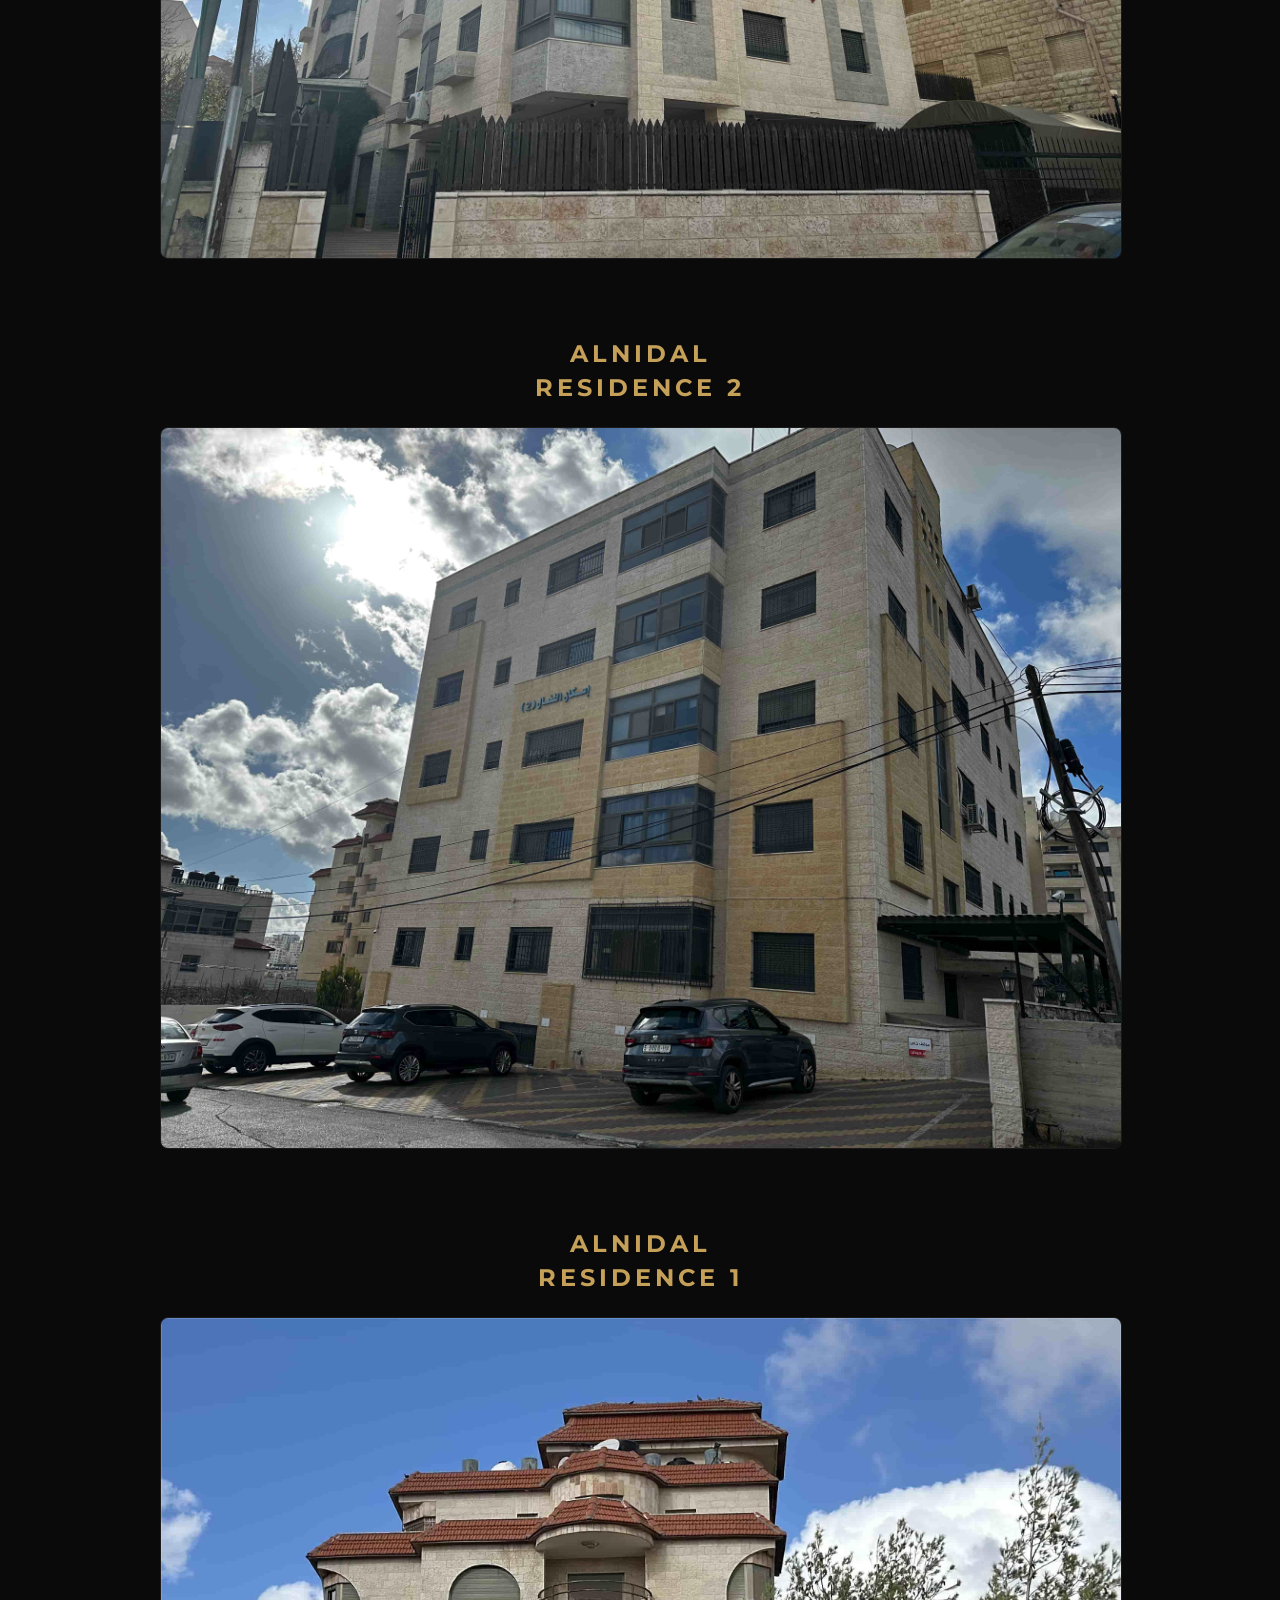
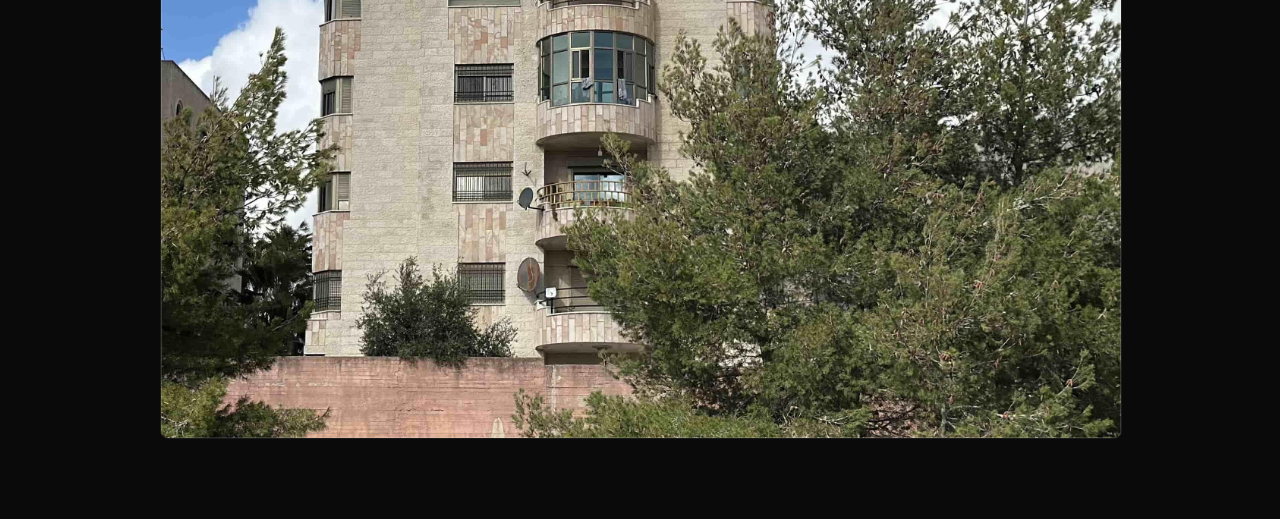
<file: old-projects.html>
<!DOCTYPE html>
<html lang="en">
<head>
    <meta charset="UTF-8">
    <meta name="viewport" content="width=device-width, initial-scale=1.0">
    <title>Old Projects | Alnidal</title>
    <link rel="stylesheet" href="style.css">
    <link rel="stylesheet" href="https://cdnjs.cloudflare.com/ajax/libs/font-awesome/6.0.0/css/all.min.css">
    <link rel="stylesheet" href="https://cdn.jsdelivr.net/npm/swiper@11/swiper-bundle.min.css" />
</head>
<body>

    <nav>
        <a href="index.html" class="nav-logo">
            <img src="Images/AlNidal Logo.png" alt="Alnidal Logo">
        </a>
        <div class="menu-btn" id="mobile-toggle"><i class="fas fa-bars"></i></div>
        <div class="nav-links" id="nav-menu">
            <a href="index.html" style="text-align: center;">Home</a>
            <a href="current-project.html" style="text-align: center;">Current Project</a>
            <a href="upcoming.html" style="text-align: center;">Upcoming</a>
            <a href="old-projects.html" class="active-link" style="text-align: center;">Portfolio</a>
            <a href="about.html" style="text-align: center;">About Us</a>
            <a href="contact.html" style="text-align: center;">Contact Us</a>
        </div>
    </nav>

    <div class="container">
        <section class="project-entry">
            <h2 class="project-title" style="text-align: center;">AlNidal</h2>
        <h2 class="project-title-2" style="text-align: center;">Residence 5</h2>
            <div class="swiper mySwiper">
                <div class="swiper-wrapper">
                    <div class="swiper-slide"><img src="Images/Old/51.jpg"></div>
                    <div class="swiper-slide"><img src="Images/Old/52.jpg"></div>
                </div>
                <div class="swiper-button-next" style="color: var(--gold)"></div>
                <div class="swiper-button-prev" style="color: var(--gold)"></div>
            </div>
            <!-- <div class="project-info">
                <p><span class="label">Location:</span> City Center, District 5</p>
            </div> -->
        </section>
        <div class="swiper-2 mySwiper-2">
            <div class="swiper-wrapper-2">
                <div class="swiper-slide-2 video-slide-2">
                    <iframe src="https://player.vimeo.com/video/1201794403?badge=0&amp;autopause=0&amp;player_id=0&amp;app_id=58479&amp;autoplay=1&amp;loop=1" style="border:none;overflow:hidden" scrolling="no" frameborder="0" allowfullscreen="true" allow="autoplay; clipboard-write; encrypted-media; picture-in-picture; web-share" allowFullScreen="true"></iframe>
                </div>
            </div>
        </div>

        <section class="project-entry">
            <h2 class="project-title" style="text-align: center;">AlNidal</h2>
        <h2 class="project-title-2" style="text-align: center;">Residence 4</h2>
            <div class="static-image">
                <img src="Images/Old/4.jpg">
            </div>
            <!-- <div class="project-info">
                <p><span class="label">Location:</span> West End Plaza</p>
            </div> -->
        </section>

        <section class="project-entry">
            <h2 class="project-title" style="text-align: center;">AlNidal</h2>
        <h2 class="project-title-2" style="text-align: center;">Residence 3</h2>
            <div class="static-image">
                <img src="Images/Old/3.jpg">
            </div>
            <!-- <div class="project-info">
                <p><span class="label">Location:</span> North Hills</p>
            </div> -->
        </section>

        <section class="project-entry">
            <h2 class="project-title" style="text-align: center;">AlNidal</h2>
        <h2 class="project-title-2" style="text-align: center;">Residence 2</h2>
            <div class="static-image">
                <img src="Images/Old/2.jpg">
            </div>
            <!-- <div class="project-info">
                <p><span class="label">Location:</span> North Hills</p>
            </div> -->
        </section>


        <section class="project-entry">
            <h2 class="project-title" style="text-align: center;">AlNidal</h2>
        <h2 class="project-title-2" style="text-align: center;">Residence 1</h2>
            <div class="static-image">
                <img src="Images/Old/1.jpg">
            </div>
            <!-- <div class="project-info">
                <p><span class="label">Location:</span> North Hills</p>
            </div> -->
        </section>


        </div>

<footer>
        <!-- <div style="color: #444; font-size: 0.7rem; letter-spacing: 1px;">CONTACT US</div> -->
        <div></div>
        <a class="footer-contact">Your Life Investment</a>
        <div>

        </div>
        <!-- <div class="footer-socials">
            <a href="https://www.facebook.com/share/16ubVF2GBz/"><i class="fab fa-facebook"></i></a>
            <a href="#"><i class="fab fa-whatsapp"></i></a>
            <a href="#"><i class="fab fa-instagram"></i></a>
        </div> -->
    </footer>

    <script src="https://cdn.jsdelivr.net/npm/swiper@11/swiper-bundle.min.js"></script>
    <script>
        var swiper = new Swiper(".mySwiper", {
            loop: true,
            navigation: { nextEl: ".swiper-button-next", prevEl: ".swiper-button-prev" },
        });

        const toggleBtn = document.getElementById('mobile-toggle');
        const navMenu = document.getElementById('nav-menu');
        toggleBtn.addEventListener('click', () => {
            navMenu.classList.toggle('active');
        });
    </script>
</body>
</html>
</file>
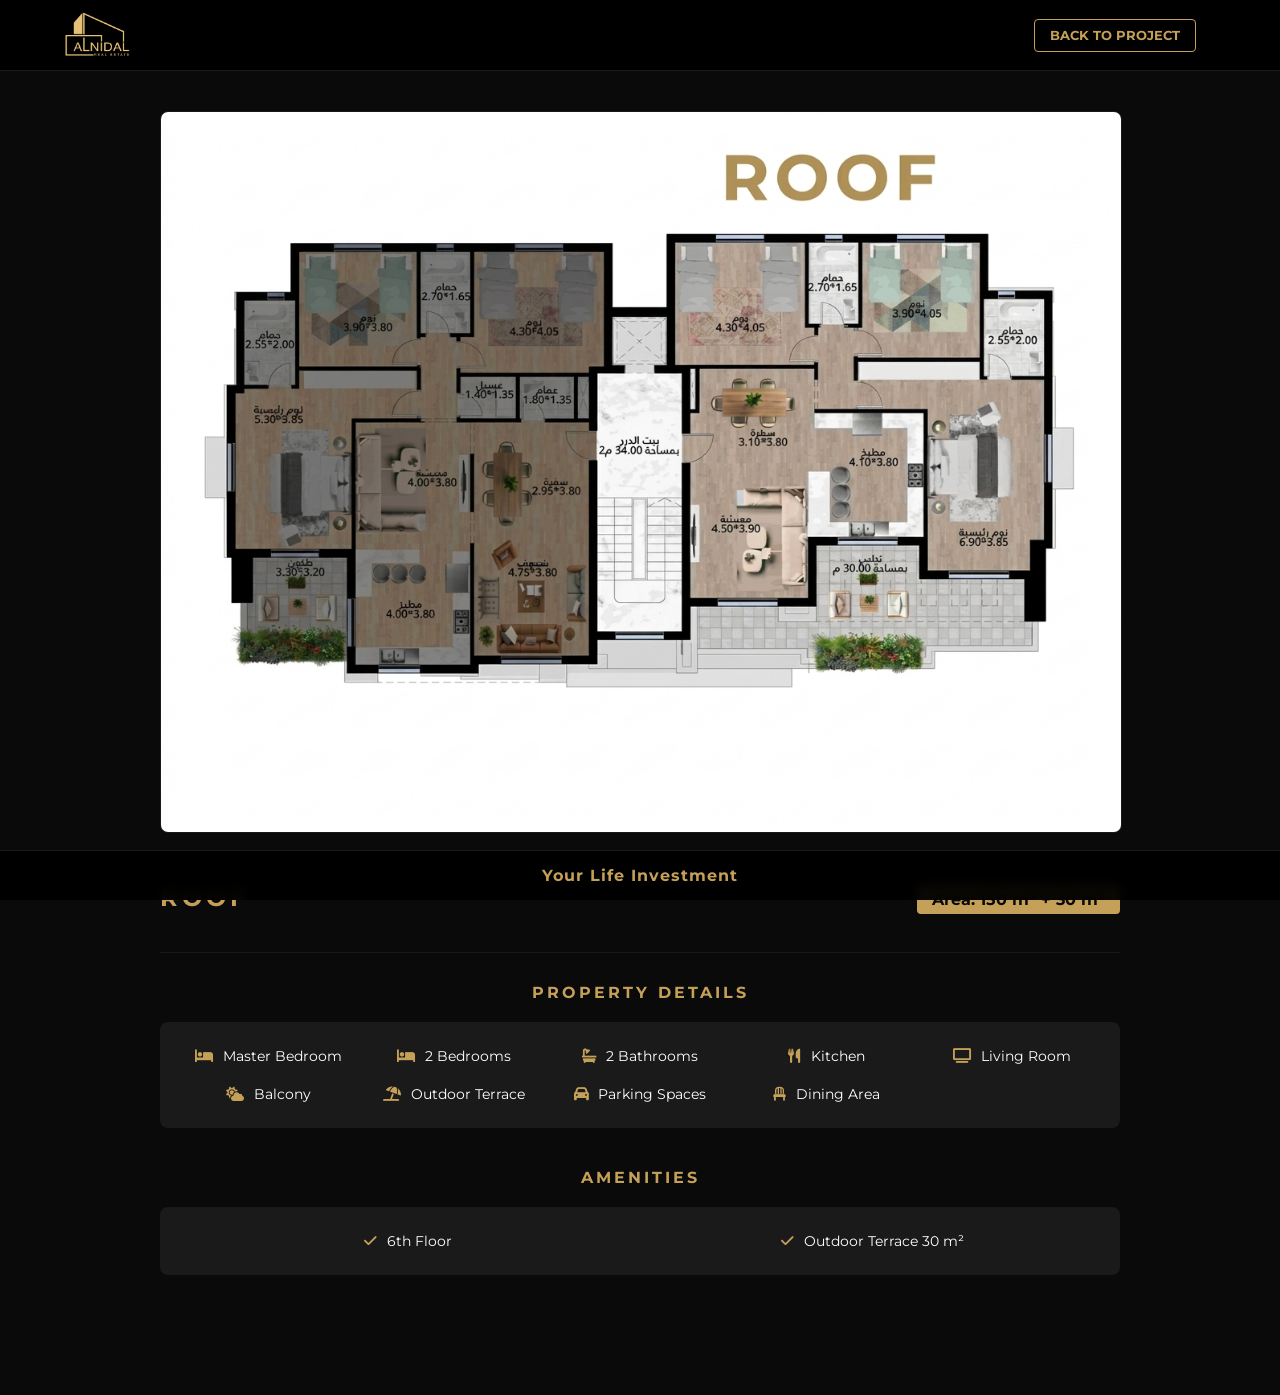
<file: roof.html>
<!DOCTYPE html>
<html lang="en">
<head>
    <meta charset="UTF-8">
    <meta name="viewport" content="width=device-width, initial-scale=1.0">
    <title>Ground Floor Details | AlNidal Residence 6</title>
    <link rel="stylesheet" href="style.css">
    <link rel="stylesheet" href="https://cdnjs.cloudflare.com/ajax/libs/font-awesome/6.0.0/css/all.min.css">
</head>
<body>

        <nav>
    <a href="index.html" class="nav-logo">
        <img src="Images/AlNidal Logo.png" alt="Alnidal Logo">
    </a>
    
    <div class="nav-back-container">
        <a href="current-project.html" class="back-link">Back to Project</a>
    </div>

    <!-- <div class="menu-btn" id="mobile-toggle"><i class="fas fa-bars"></i></div>
    
    <div class="nav-links" id="nav-menu">
        <a href="index.html">Home</a>
        <a href="about.html">About Us</a>
    </div> -->
</nav>

    <div class="container">
        <div class="static-image">
            <img src="Images/Res6/roof2.png" alt="Roof Plan">
        </div>

        <div class="floor-header">
            <h2 class="project-title">Roof</h2>
            <div class="area-tag">Area: 150 m² + 30 m²</div>
        </div>

        <div class="details-section">
            <h3 class="gold-label">Property Details</h3>
            <div class="details-grid">
                <div class="detail-item"><i class="fas fa-bed"></i> Master Bedroom</div>
                <div class="detail-item"><i class="fas fa-bed"></i> 2 Bedrooms</div>
                <div class="detail-item"><i class="fas fa-bath"></i> 2 Bathrooms</div>
                <div class="detail-item"><i class="fas fa-utensils"></i> Kitchen</div> 
                <div class="detail-item"><i class="fas fa-tv"></i> Living Room</div>
                <div class="detail-item"><i class="fas fa-cloud-sun"></i> Balcony</div> 
                <div class="detail-item"><i class="fas fa-umbrella-beach"></i> Outdoor Terrace</div>
                <div class="detail-item"><i class="fas fa-car"></i> Parking Spaces</div>
                <div class="detail-item"><i class="fas fa-chair"></i> Dining Area</div>
            </div>
        </div>

        <div class="amenities-section" style="margin-top: 40px; margin-bottom: 120px;">
            <h3 class="gold-label">Amenities</h3>
            <div class="details-grid">
                <div class="detail-item"><i class="fas fa-check"></i> 6th Floor</div>
                <div class="detail-item"><i class="fas fa-check"></i> Outdoor Terrace 30 m²</div>
                <!-- <div class="detail-item"><i class="fas fa-check"></i> Premium Marble Flooring</div> -->
            </div>
        </div>
    </div>
<footer>
        <!-- <div style="color: #444; font-size: 0.7rem; letter-spacing: 1px;">CONTACT US</div> -->
        <div></div>
        <a class="footer-contact">Your Life Investment</a>
        <div>

        </div>
        <!-- <div class="footer-socials">
            <a href="https://www.facebook.com/share/16ubVF2GBz/"><i class="fab fa-facebook"></i></a>
            <a href="#"><i class="fab fa-whatsapp"></i></a>
            <a href="#"><i class="fab fa-instagram"></i></a>
        </div> -->
    </footer>
    </body>
</html>
</file>
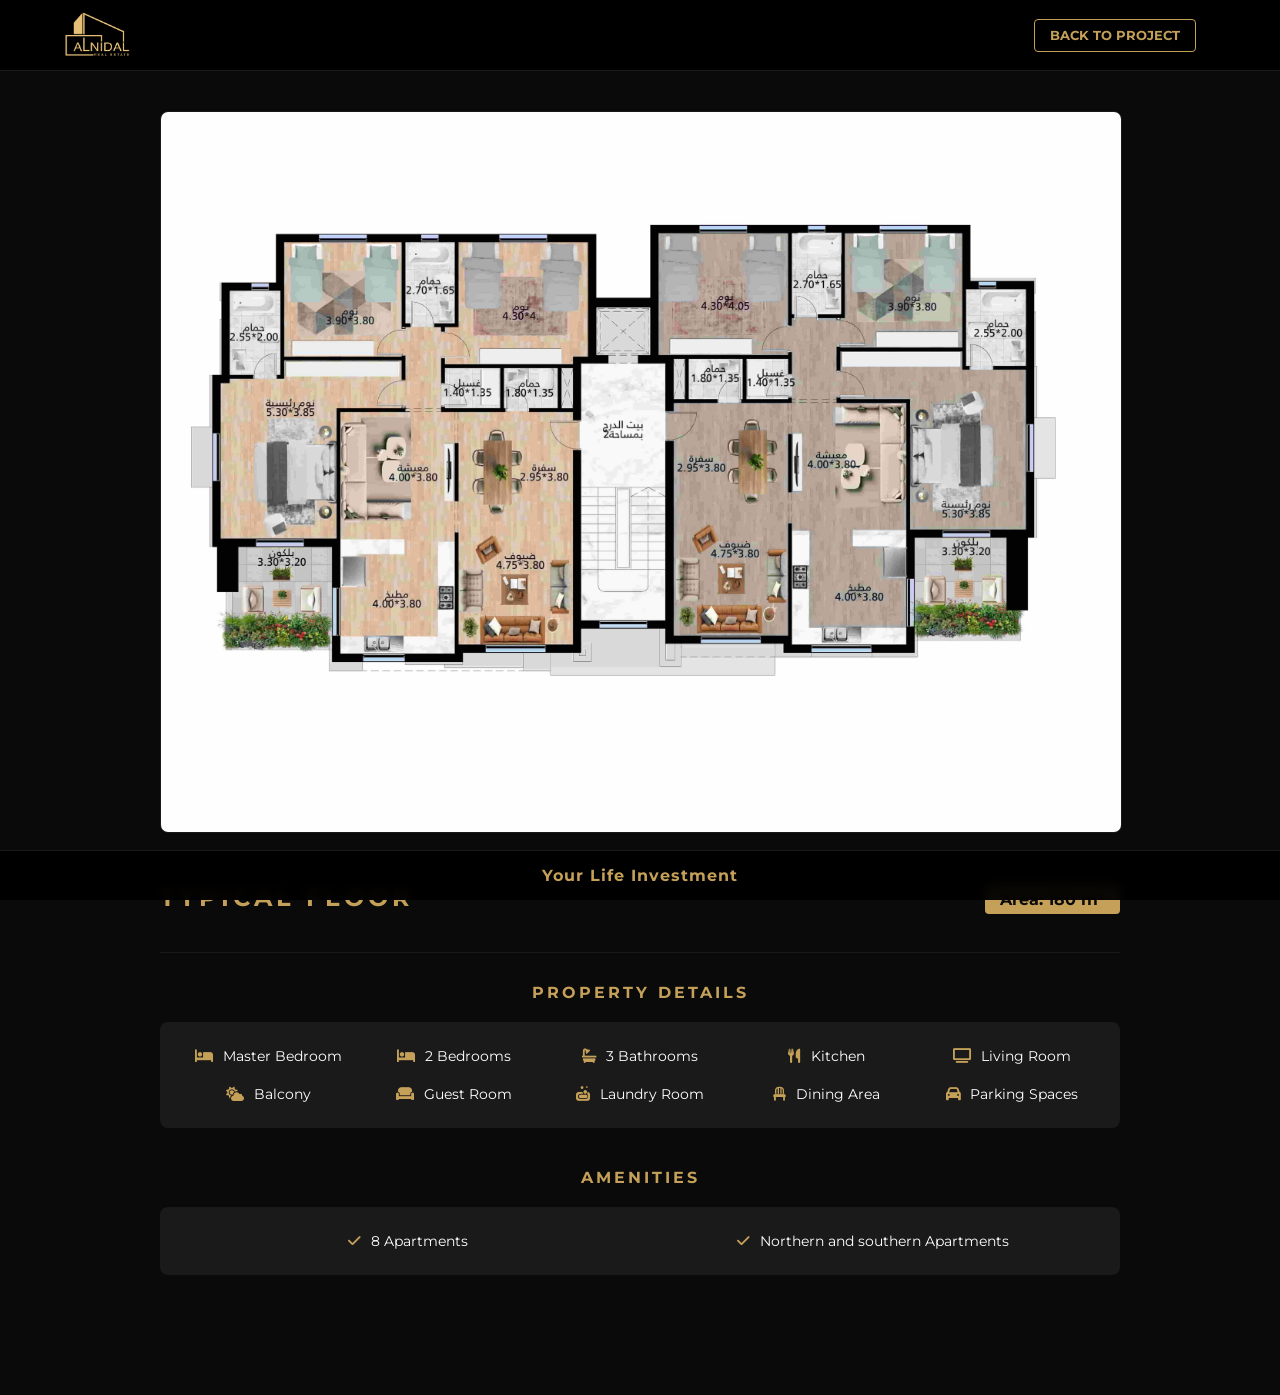
<file: typical-floor.html>
<!DOCTYPE html>
<html lang="en">
<head>
    <meta charset="UTF-8">
    <meta name="viewport" content="width=device-width, initial-scale=1.0">
    <title>Ground Floor Details | AlNidal Residence 6</title>
    <link rel="stylesheet" href="style.css">
    <link rel="stylesheet" href="https://cdnjs.cloudflare.com/ajax/libs/font-awesome/6.0.0/css/all.min.css">
</head>
<body>

    <nav>
    <a href="index.html" class="nav-logo">
        <img src="Images/AlNidal Logo.png" alt="Alnidal Logo">
    </a>
    
    <div class="nav-back-container">
        <a href="current-project.html" class="back-link">Back to Project</a>
    </div>

    <!-- <div class="menu-btn" id="mobile-toggle"><i class="fas fa-bars"></i></div>
    
    <div class="nav-links" id="nav-menu">
        <a href="index.html">Home</a>
        <a href="about.html">About Us</a>
    </div> -->
</nav>

    <div class="container">
        <div class="static-image">
            <img src="Images/Res6/tf.jpg" alt="Ground Floor Plan">
        </div>

        <div class="floor-header">
            <h2 class="project-title">Typical Floor</h2>
            <div class="area-tag">Area: 180 m²</div>
        </div>

        <div class="details-section">
            <h3 class="gold-label">Property Details</h3>
            <div class="details-grid">
                <div class="detail-item"><i class="fas fa-bed"></i> Master Bedroom</div>
                <div class="detail-item"><i class="fas fa-bed"></i> 2 Bedrooms</div>
                <div class="detail-item"><i class="fas fa-bath"></i> 3 Bathrooms</div>
                <div class="detail-item"><i class="fas fa-utensils"></i> Kitchen</div> 
                <div class="detail-item"><i class="fas fa-tv"></i> Living Room</div>
                <div class="detail-item"><i class="fas fa-cloud-sun"></i> Balcony</div>
                <div class="detail-item"><i class="fas fa-couch"></i> Guest Room</div>
                <div class="detail-item"><i class="fas fa-soap"></i> Laundry Room</div>
                <div class="detail-item"><i class="fas fa-chair"></i> Dining Area</div>
                <div class="detail-item"><i class="fas fa-car"></i> Parking Spaces</div>
            </div>
        </div>

        <div class="amenities-section" style="margin-top: 40px; margin-bottom: 120px;">
            <h3 class="gold-label">Amenities</h3>
            <div class="details-grid">
                <div class="detail-item"><i class="fas fa-check"></i> 8 Apartments </div>
                <div class="detail-item"><i class="fas fa-check"></i> Northern and southern Apartments </div>
            </div>
        </div>
    </div>

    <footer>
        <!-- <div style="color: #444; font-size: 0.7rem; letter-spacing: 1px;">CONTACT US</div> -->
        <div></div>
        <a class="footer-contact">Your Life Investment</a>
        <div>

        </div>
        <!-- <div class="footer-socials">
            <a href="https://www.facebook.com/share/16ubVF2GBz/"><i class="fab fa-facebook"></i></a>
            <a href="#"><i class="fab fa-whatsapp"></i></a>
            <a href="#"><i class="fab fa-instagram"></i></a>
        </div> -->
    </footer>

    </body>
</html>
</file>
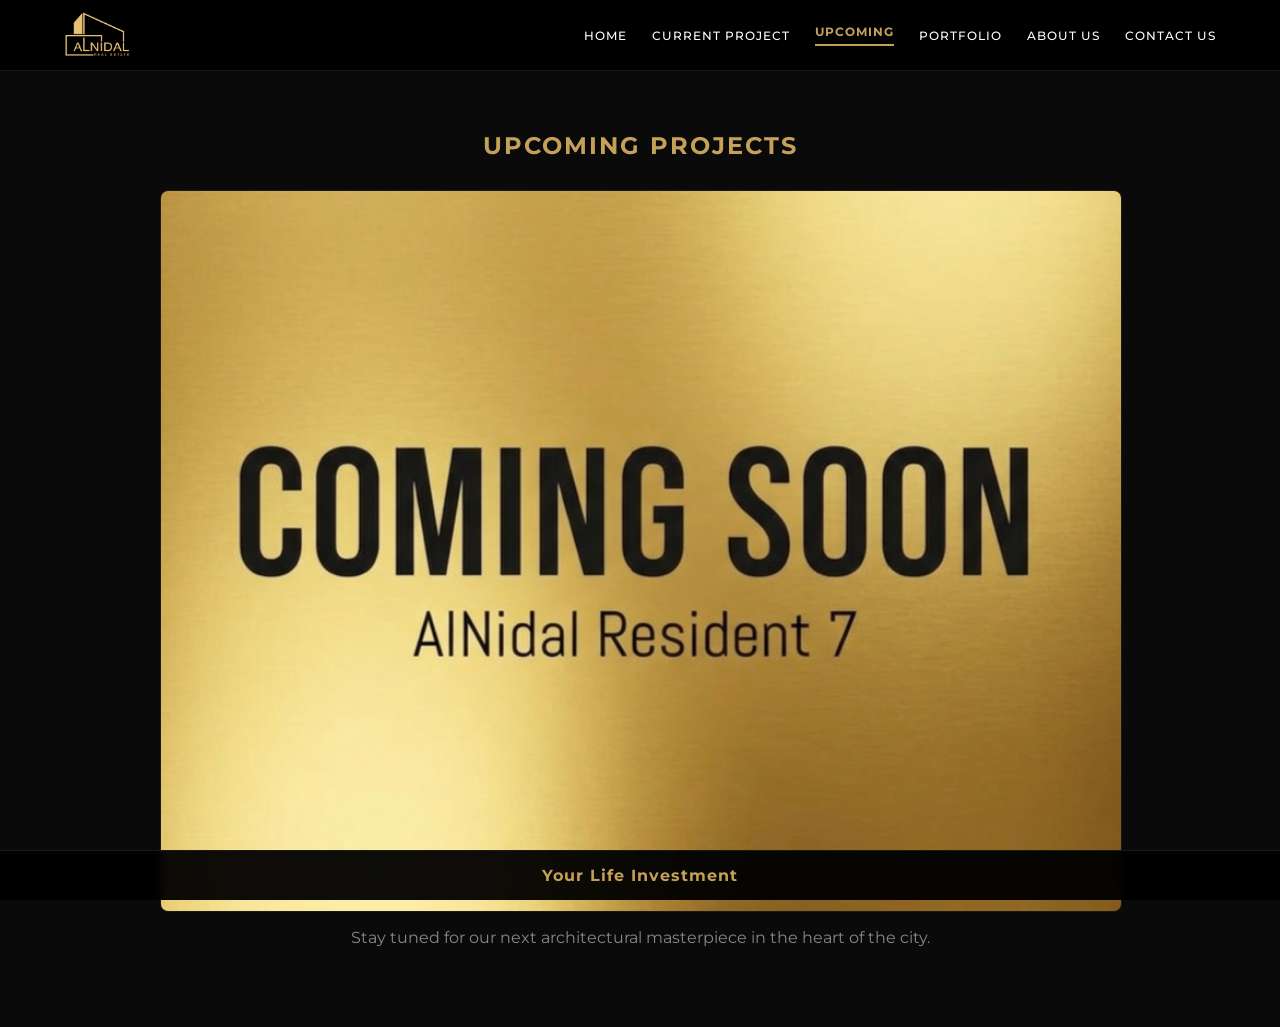
<file: upcoming.html>
<!DOCTYPE html>
<html lang="en">
<head>
    <meta charset="UTF-8">
    <meta name="viewport" content="width=device-width, initial-scale=1.0">
    <title>Upcoming Projects | AlNidal</title>
    <link rel="stylesheet" href="style.css">
    <link rel="stylesheet" href="https://cdnjs.cloudflare.com/ajax/libs/font-awesome/6.0.0/css/all.min.css">
</head>
<body>

    <nav>
        <a href="index.html" class="nav-logo">
            <img src="Images/AlNidal Logo.png" alt="Alnidal Logo">
        </a>
        <div class="menu-btn" id="mobile-toggle"><i class="fas fa-bars"></i></div>
        <div class="nav-links" id="nav-menu">
            <a href="index.html" style="text-align: center;">Home</a>
            <a href="current-project.html" style="text-align: center;">Current Project</a>
            <a href="upcoming.html" class="active-link" style="text-align: center;">Upcoming</a>
            <a href="old-projects.html" style="text-align: center;">Portfolio</a>
            <a href="about.html" style="text-align: center;">About Us</a>
            <a href="contact.html" style="text-align: center;">Contact Us</a>
        </div>
    </nav>

    <div class="container">
        <h2 class="project-main-title">Upcoming Projects</h2>
        
                <section class="project-entry">
            <div class="static-image">
                <img src="Images/upcoming2.png">
            </div>
            <div class="project-info">
                <p>Stay tuned for our next architectural masterpiece in the heart of the city.</p>
            </div>
        </section>
            
            
        </div>
    </div>

    <footer>
        <!-- <div style="color: #444; font-size: 0.7rem; letter-spacing: 1px;">CONTACT US</div> -->
        <div></div>
        <a class="footer-contact">Your Life Investment</a>
        <div>

        </div>
        <!-- <div class="footer-socials">
            <a href="https://www.facebook.com/share/16ubVF2GBz/"><i class="fab fa-facebook"></i></a>
            <a href="#"><i class="fab fa-whatsapp"></i></a>
            <a href="#"><i class="fab fa-instagram"></i></a>
        </div> -->
    </footer>


    <script>
        const toggleBtn = document.getElementById('mobile-toggle');
        const navMenu = document.getElementById('nav-menu');
        toggleBtn.addEventListener('click', () => { navMenu.classList.toggle('active'); });
    </script>
</body>
</html>
</file>
<file: style.css>
/* 1. RESET & BASE STYLES */
@import url('https://fonts.googleapis.com/css2?family=Montserrat:wght@300;500;700&display=swap');

:root {
    --gold: #c5a059;
    --dark: #0a0a0a;
    --grey: #1a1a1a;
    --white: #ffffff;
}

html, body {
    height: 100%;
    margin: 0;
}

body {
    font-family: 'Montserrat', sans-serif;
    background: var(--dark);
    color: var(--white);
    display: flex;
    flex-direction: column;
    /* Added padding so content doesn't get hidden behind the fixed footer */
    padding-bottom: 70px; 
}

/* 2. NAVIGATION BAR (Full Width) */
nav {
    display: flex;
    justify-content: space-between;
    align-items: center;
    padding: 10px 5%;
    background: #000;
    border-bottom: 1px solid var(--grey);
    position: sticky;
    top: 0;
    z-index: 1000;
}

.nav-logo {
    display: flex;
    align-items: center;
    width: 180px;
    height: 50px;
}

.nav-logo img {
    max-width: 100%;
    max-height: 100%;
    object-fit: contain;
}

.nav-links {
    display: flex;
    align-items: center;
}

.nav-links a {
    color: var(--white);
    text-decoration: none;
    margin-left: 25px;
    font-size: 0.75rem;
    text-transform: uppercase;
    transition: 0.3s ease;
    letter-spacing: 1px;
    font-weight: 500;
    display: inline-block;
}

.nav-links a.active-link {
    color: var(--gold) !important;
    font-weight: 700;
    border-bottom: 2px solid var(--gold);
    padding-bottom: 5px;
}

.nav-links a:hover {
    color: var(--gold);
}

/* 3. MAIN CONTENT (Boxed Layout) */
.container {
    flex: 1;
    max-width: 1000px;
    margin: 40px auto;
    padding: 0 20px;
    width: 100%;
    box-sizing: border-box;
}

/* Updated to 3:4 Aspect Ratio */
.swiper { 
    width: 100%; 
    height: auto; 
    aspect-ratio: 4 / 3; /* Standard architectural ratio */
    border-radius: 8px;
    margin-bottom: 20px;
}

.swiper-2 { 
    width: 100%; 
    height: auto; 
    aspect-ratio: 4 / 3; /* Standard architectural ratio */
    border-radius: 8px;
    margin-bottom: 20px;
}

.swiper-slide img { 
    width: 100%; 
    height: 100%; 
    object-fit: cover; /* Prevents image stretching */
}

/* 4. VISION SECTION */
.vision-section {
    position: relative;
    z-index: 10;
    margin-top: -40px;
}

.middle-logo-box {
    width: 160px; 
    height: 160px;
    background: var(--grey);
    border: 1px solid var(--gold);
    margin: 0 auto -80px;
    display: flex; 
    align-items: center; 
    justify-content: center;
    position: relative; 
    z-index: 20;
    border-radius: 4px;
}

.middle-logo-box img {
    width: 75%;
    height: auto;
}

.vision-content {
    background: var(--grey);
    padding: 100px 40px 60px;
    border-radius: 8px;
    text-align: center;
}

.vision-content h2 { 
    color: var(--gold);
    text-transform: uppercase; 
    letter-spacing: 3px; 
    margin-bottom: 20px; 
}

.vision-content p { 
    color: #999; 
    line-height: 1.8; 
    max-width: 700px; 
    margin: 0 auto; 
}

/* 5. FOOTER (Fixed to Bottom) */
footer {
    background: #000;
    padding: 15px 5%;
    display: flex;
    justify-content: space-between;
    align-items: center;
    border-top: 1px solid var(--grey);
    width: 100%;
    box-sizing: border-box;
    /* Fixed positioning logic */
    position: fixed;
    bottom: 0;
    left: 0;
    z-index: 2000;
}

.footer-socials a { 
    color: var(--white); 
    font-size: 1.2rem; 
    margin-right: 15px; 
}

.footer-contact { 
    color: var(--gold); 
    font-weight: 700; 
    text-decoration: none; 
    font-size: 0.9rem; 
}

/* 6. MOBILE RESPONSIVENESS */
.menu-btn { 
    display: none; 
    color: var(--gold); 
    font-size: 1.5rem; 
    cursor: pointer; 
}

@media (max-width: 768px) {
    .menu-btn { display: block; }
    .nav-links {
        display: none;
        flex-direction: column;
        position: absolute;
        top: 100%;
        left: 0;
        width: 100%;
        background: #000;
        padding: 40px 0;
        text-align: center;
        border-bottom: 1px solid var(--grey);
    }
    .nav-links.active { display: flex; }
    .nav-links a {
        margin: 15px 0;
        font-size: 1.2rem;
        display: inline-block;
        width: auto;
        padding-bottom: 8px;
    }
    .nav-links a.active-link { border-bottom: 2px solid var(--gold); }
    .container { margin: 20px auto; }
}

/* 7. PROJECT SPECIFIC STYLES */
.project-entry {
    margin-bottom: 80px;
    text-align: center;
}

.project-title {
    color: var(--gold);
    text-transform: uppercase;
    letter-spacing: 4px;
    margin-bottom: 25px;
    font-size: 1.5rem;
}
.project-title-2 {
    color: var(--gold);
    text-transform: uppercase;
    letter-spacing: 4px;
    margin-bottom: 25px;
    margin-top: -20px;
    font-size: 1.5rem;
}

/* Fixed to 3:4 Aspect Ratio */
.static-image {
    width: 100%;
    height: auto;
    aspect-ratio: 4 / 3;
    border-radius: 8px;
    overflow: hidden;
    border: 1px solid var(--grey);
}

.static-image img {
    width: 100%;
    height: 100%;
    object-fit: cover;
}

.project-info {
    z-index: 5;
    margin-top: 15px;
    color: #888;
}

.project-info .label {
    color: var(--gold);
    font-weight: bold;
    margin-right: 10px;
}

.project-divider {
    text-align: center;
    color: var(--gold);
    font-weight: 700;
    letter-spacing: 10px;
    margin: 60px 0;
    position: relative;
}

.project-divider::before, .project-divider::after {
    content: "";
    position: absolute;
    top: 50%;
    width: 30%;
    height: 1px;
    background: var(--grey);
}
.project-divider::before { left: 0; }
.project-divider::after { right: 0; }

.project-main-title {
    text-align: center;
    color: var(--gold);
    text-transform: uppercase;
    letter-spacing: 2px;
    margin-bottom: 30px;

}

/* 8. CURRENT PROJECT GRID */
.plans-grid {
    display: grid;
    grid-template-columns: 1fr 1fr;
    gap: 20px;
    margin: 40px 0;
}

.plan-card {
    position: relative;
    border: 1px solid var(--grey);
    border-radius: 8px;
    overflow: hidden;
    text-decoration: none;
    transition: 0.3s;
}

.plan-card:hover {
    border-color: var(--gold);
    transform: scale(1.02);
}

/* Grid items also fixed to 3:4 ratio */
.plan-card img {
    width: 100%;
    height: auto;
    aspect-ratio: 4 / 3;
    object-fit: cover;
    display: block;
}

.plan-card span {
    display: block;
    text-align: center;
    padding: 10px;
    background: var(--grey);
    color: var(--white);
    text-transform: uppercase;
    font-size: 0.8rem;
    letter-spacing: 2px;
}

/* 9. MEDIA SECTIONS (Map & Video) */
.media-section {
    margin: 60px 0;
}

.gold-label {
    color: var(--gold);
    text-transform: uppercase;
    font-size: 1rem;
    letter-spacing: 3px;
    margin-bottom: 20px;
    text-align: center;
}

/* Updated to 16:9 for cinematic media */
.map-container, .video-container {
    width: 100%;
    aspect-ratio: 16 / 9; /* Cinematic wide ratio */
    border-radius: 8px;
    overflow: hidden;
    border: 1px solid var(--grey);
}

.video-container-2 {
    width: 100%;
    aspect-ratio: 9 / 16; /* Cinematic wide ratio */
    border-radius: 8px;
    overflow: hidden;
    border: 1px solid var(--grey);
}

.media-section iframe {
    width: 100%;
    height: 100%; /* Now fills the 16:9 container perfectly */
    border: none;
}

/* Responsive 16:9 Video Container */
.video-wrapper {
    position: relative;
    width: 100%;
    padding-top: 56.25%; /* 16:9 Aspect Ratio */
    height: 0;
    overflow: hidden;
    border-radius: 8px;
    border: 1px solid var(--grey);
}

.video-wrapper iframe {
    position: absolute;
    top: 0;
    left: 0;
    width: 100%;
    height: 100%;
}

.video-wrapper-2 {
    width: 100%;
    aspect-ratio: 9 / 16; /* أبعاد طولية مباشرة */
    border-radius: 8px;
    border: 1px solid var(--grey);
    overflow: hidden;
}

.video-wrapper-2 iframe {
    width: 100%;
    height: 100%;
}

/* 1. Add space at the bottom of the site so content isn't covered */
body {
    padding-bottom: 80px; 
}

/* 2. Lock the footer to the bottom of the screen */
footer {
    position: fixed;
    bottom: 0;
    left: 0;
    width: 100%;
    z-index: 2000; /* Ensures it stays above all content and carousels */
    
    background: rgba(0, 0, 0, 0.95); /* Slight transparency for a premium feel */
    backdrop-filter: blur(5px); /* Blurs content behind it */
    padding: 15px 5%;
    display: flex;
    justify-content: space-between;
    align-items: center;
    border-top: 1px solid var(--grey);
    box-sizing: border-box;
}

/* Ensure social icons and contact text look sharp in the fixed bar */
.footer-socials a { 
    color: var(--white); 
    font-size: 1.1rem; 
    margin-right: 15px; 
}

.footer-contact { 
    color: var(--gold); 
    font-weight: 700; 
    text-decoration: none; 
    font-size: 1rem; 
    letter-spacing: 1px;
}

/* Floor Detail Page Styling */
.floor-header {
    display: flex;
    justify-content: space-between;
    align-items: center;
    margin: 30px 0;
    border-bottom: 1px solid var(--grey);
    padding-bottom: 15px;
}

.area-tag {
    background: var(--gold);
    color: var(--dark);
    padding: 5px 15px;
    font-weight: 700;
    border-radius: 4px;
}

.details-grid {
    display: grid;
    grid-template-columns: repeat(auto-fit, minmax(150px, 1fr));
    gap: 20px;
    margin: 20px 0;
    background: var(--grey);
    padding: 25px;
    border-radius: 8px;
}

.detail-item {
    font-size: 0.9rem;
    color: var(--white);
    display: flex;
    align-items: center;
    gap: 10px;
    justify-content: center;
}
.detail-item-2 {
    font-size: 3rem;
    color: var(--white);
    display: flex;
    align-items: center;
    gap: 10px;
    justify-content: center;
}

.detail-item i {
    color: var(--gold);
}

/* تنسيق القائمة بالكامل لتكون في المنتصف */
.amenities-list {
    list-style: none; /* إزالة النقاط السوداء الافتراضية */
    padding: 0;
    margin: 0 auto;
    display: flex;
    flex-direction: column; /* ترتيب العناصر تحت بعضها */
    align-items: center;    /* التوسيط الأفقي لكل القائمة */
    gap: 15px;             /* المسافة بين كل سطر */
}

/* تنسيق كل سطر (li) */
.amenities-list li {
    display: flex;
    align-items: center;    /* محاذاة الأيقونة مع النص عمودياً */
    justify-content: center; /* توسيط المحتوى داخل السطر */
    gap: 12px;
    font-size: 1.1rem;
    color: #999;           /* لون رمادي خفيف للمحتوى */
    width: 100%;           /* لضمان توزيع المساحة بالتساوي */
}

/* تنسيق أيقونة الصح (Checkmark) */
.amenities-list li i {
    color: var(--gold);    /* اللون الذهبي الخاص بك */
    font-size: 0.9rem;
}

@media (max-width: 600px) {
    .amenities-list { columns: 1; }
    .floor-header { flex-direction: column; align-items: flex-start; gap: 10px; }
}

/* تنسيق المحتوى داخل البطاقة */
.card-content {
    background: var(--grey);
    padding: 20px;
    text-align: center;
}

.floor-name {
    display: block;
    color: var(--gold);
    font-weight: 700;
    text-transform: uppercase;
    letter-spacing: 2px;
    margin-bottom: 10px;
    font-size: 1.1rem;
}

.floor-details {
    color: #999;
    font-size: 0.85rem;
    line-height: 1.6;
}

.floor-details p {
    margin: 5px 0;
    display: flex;
    justify-content: center;
    gap: 8px;
    align-items: center;
}

.short-desc {
    margin-top: 10px !important;
    font-style: italic;
    color: #666;
}

.click-more {
    display: inline-block;
    margin-top: 15px;
    color: var(--gold);
    font-weight: 500;
    border-bottom: 1px solid var(--gold);
    padding-bottom: 2px;
}

/* التعديل للهاتف: عرض واحد تلو الآخر */
@media (max-width: 768px) {
    .plans-grid {
        grid-template-columns: 1fr; /* عنصر واحد في السطر */
        gap: 30px; /* مسافة أكبر بين البطاقات للهاتف */
    }

    .plan-card img {
        aspect-ratio: 16 / 9; /* تغيير النسبة للهاتف لتصبح سينمائية أكثر */
    }
}

/* تنسيق حاوية رابط العودة */
.nav-back-container {
    margin-left: auto;
    margin-right: 20px;
    display: flex;
    align-items: center;
}

.back-link {
    color: var(--gold);
    text-decoration: none;
    font-size: 0.8rem;
    text-transform: uppercase;
    font-weight: 700;
    border: 1px solid var(--gold);
    padding: 8px 15px;
    border-radius: 4px;
    transition: 0.3s;
    text-align: center;
}

.back-link:hover {
    background: var(--gold);
    color: var(--dark);
}

/* التعديل لضمان عدم الاختفاء في الهاتف */
@media (max-width: 768px) {
    .nav-links {
        display: none; /* القائمة الرئيسية فقط هي التي تختفي */
    }
    
    .nav-back-container {
        display: flex !important; /* إجبار رابط العودة على الظهور */
    }
}

/* تنسيق السلايد ليجبر أي محتوى داخله على السنترة الكاملة */
.swiper-slide.video-slide {
    display: flex;
    justify-content: center; /* توسيط أفقياً */
    align-items: center;     /* توسيط عمودياً */
    width: 100%;
    height: 100%;            /* يأخذ كامل ارتفاع السلايدر المتوفر */
    background: #000;        /* خلفية سوداء اختيارية خلف الفيديو لكي لا تظهر أطراف بيضاء */
}

/* تنسيق الـ iframe ليعرض بالعرض ويكون متجاوباً */
.swiper-slide.video-slide iframe {
    width: 100%;
    max-width: 800px;        /* يمكنك التحكم في أقصى عرض للفيديو من هنا */
    aspect-ratio: 16 / 9;    /* يضمن بقاء الفيديو بالعرض دائمًا */
    border-radius: 8px;      /* زوايا دائرية خفيفة */
    border: none;
}

.swiper-slide-2.video-slide-2 {
    display: flex;
    justify-content: center; /* توسيط أفقياً */
    align-items: center;     /* توسيط عمودياً */
    width: 100%;
    height: 100%;            /* يأخذ كامل ارتفاع السلايدر المتوفر */
    background: #000;        /* خلفية سوداء اختيارية خلف الفيديو لكي لا تظهر أطراف بيضاء */
}

/* تنسيق الـ iframe ليعرض بالعرض ويكون متجاوباً */
.swiper-slide-2.video-slide-2 iframe {
    /* width: 100%; */
    max-width: 400px;        /* يمكنك التحكم في أقصى عرض للفيديو من هنا */
    aspect-ratio: 9 / 16;    /* يضمن بقاء الفيديو بالعرض دائمًا */
    border-radius: 8px;      /* زوايا دائرية خفيفة */
    border: none;
}
</file>
